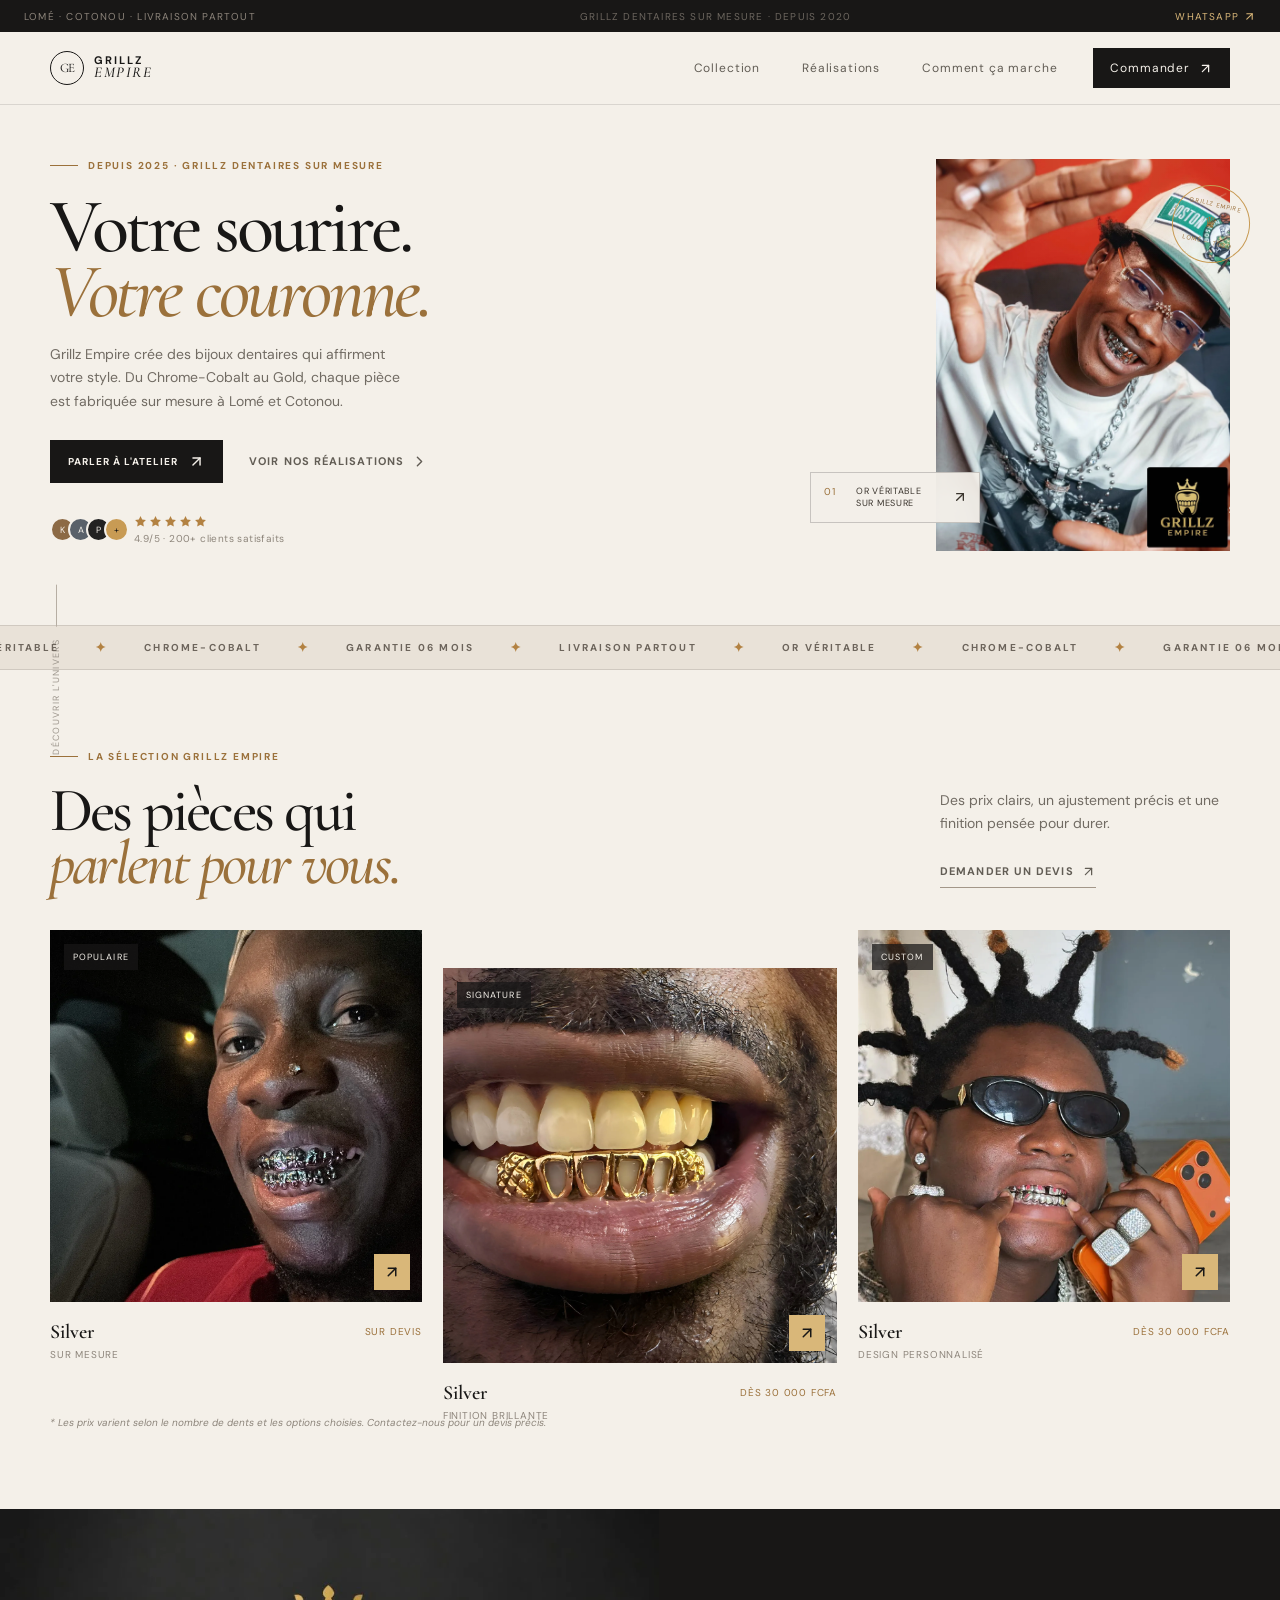
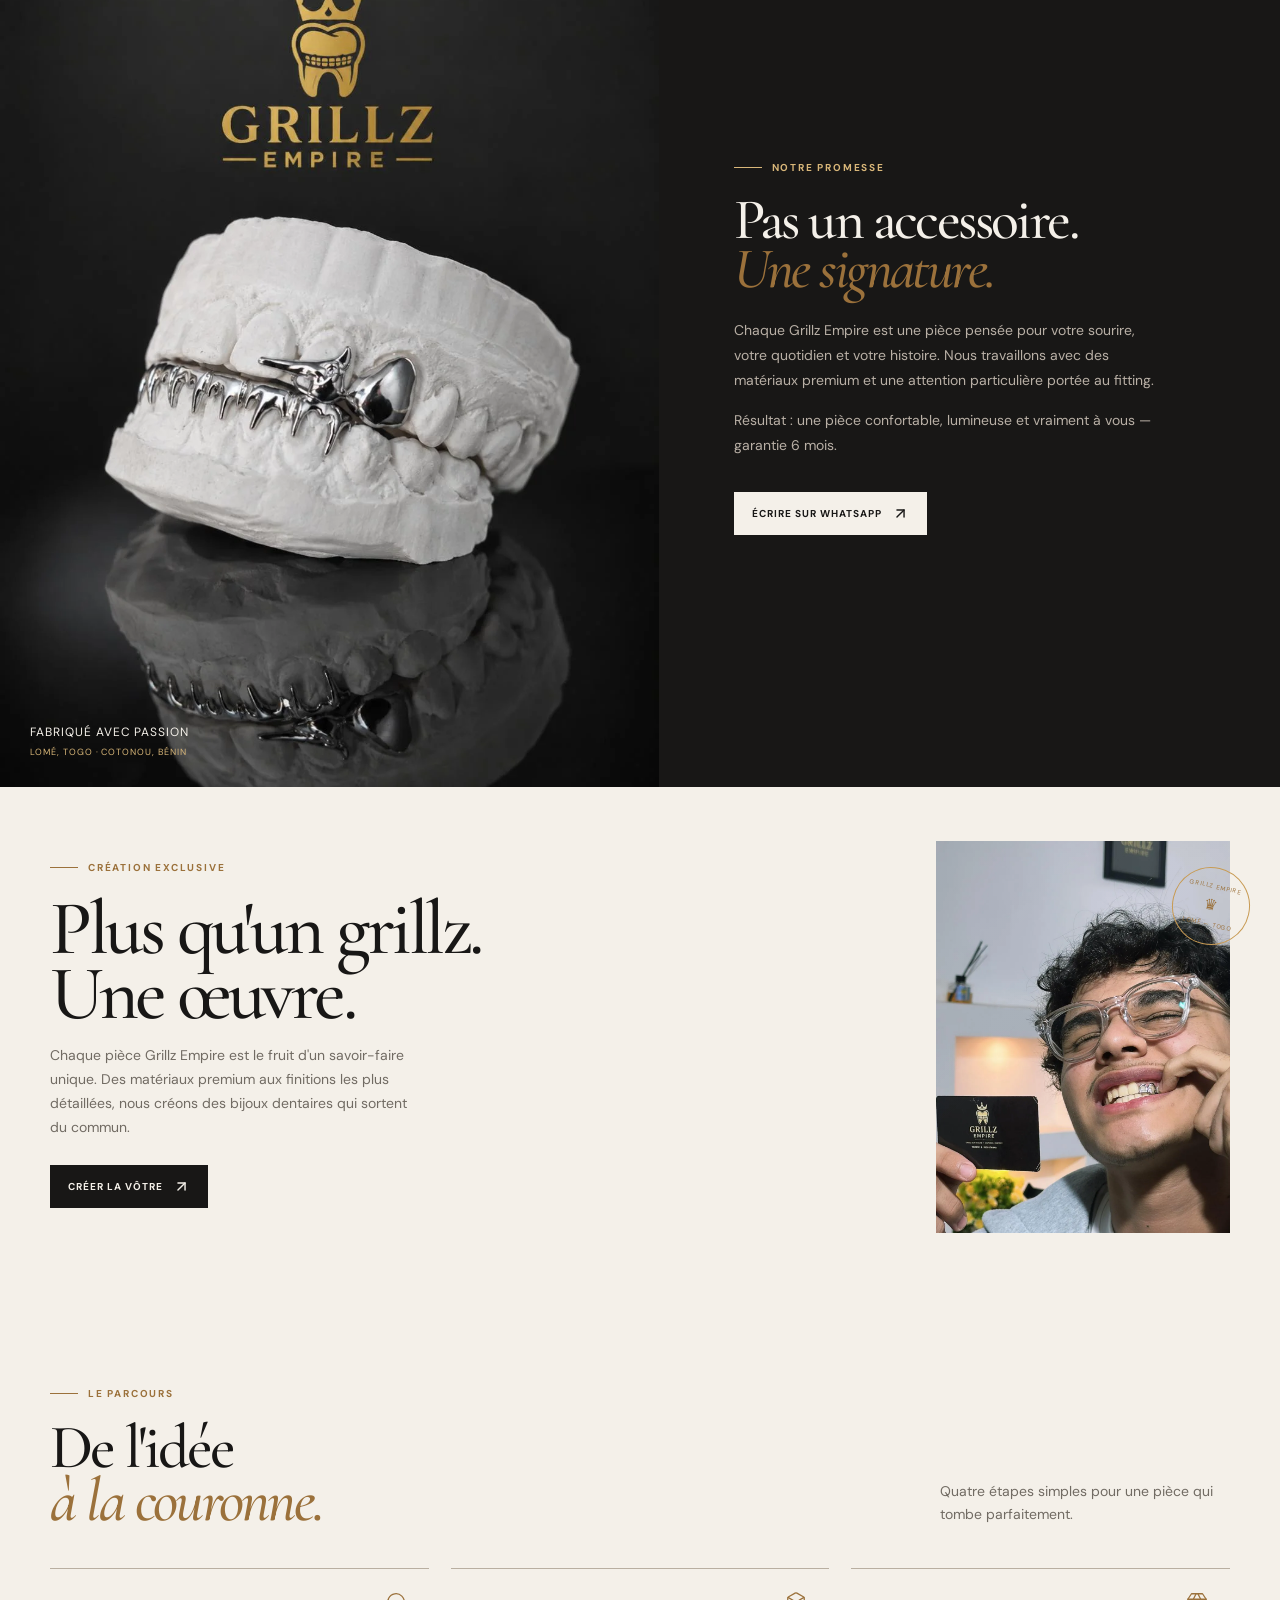
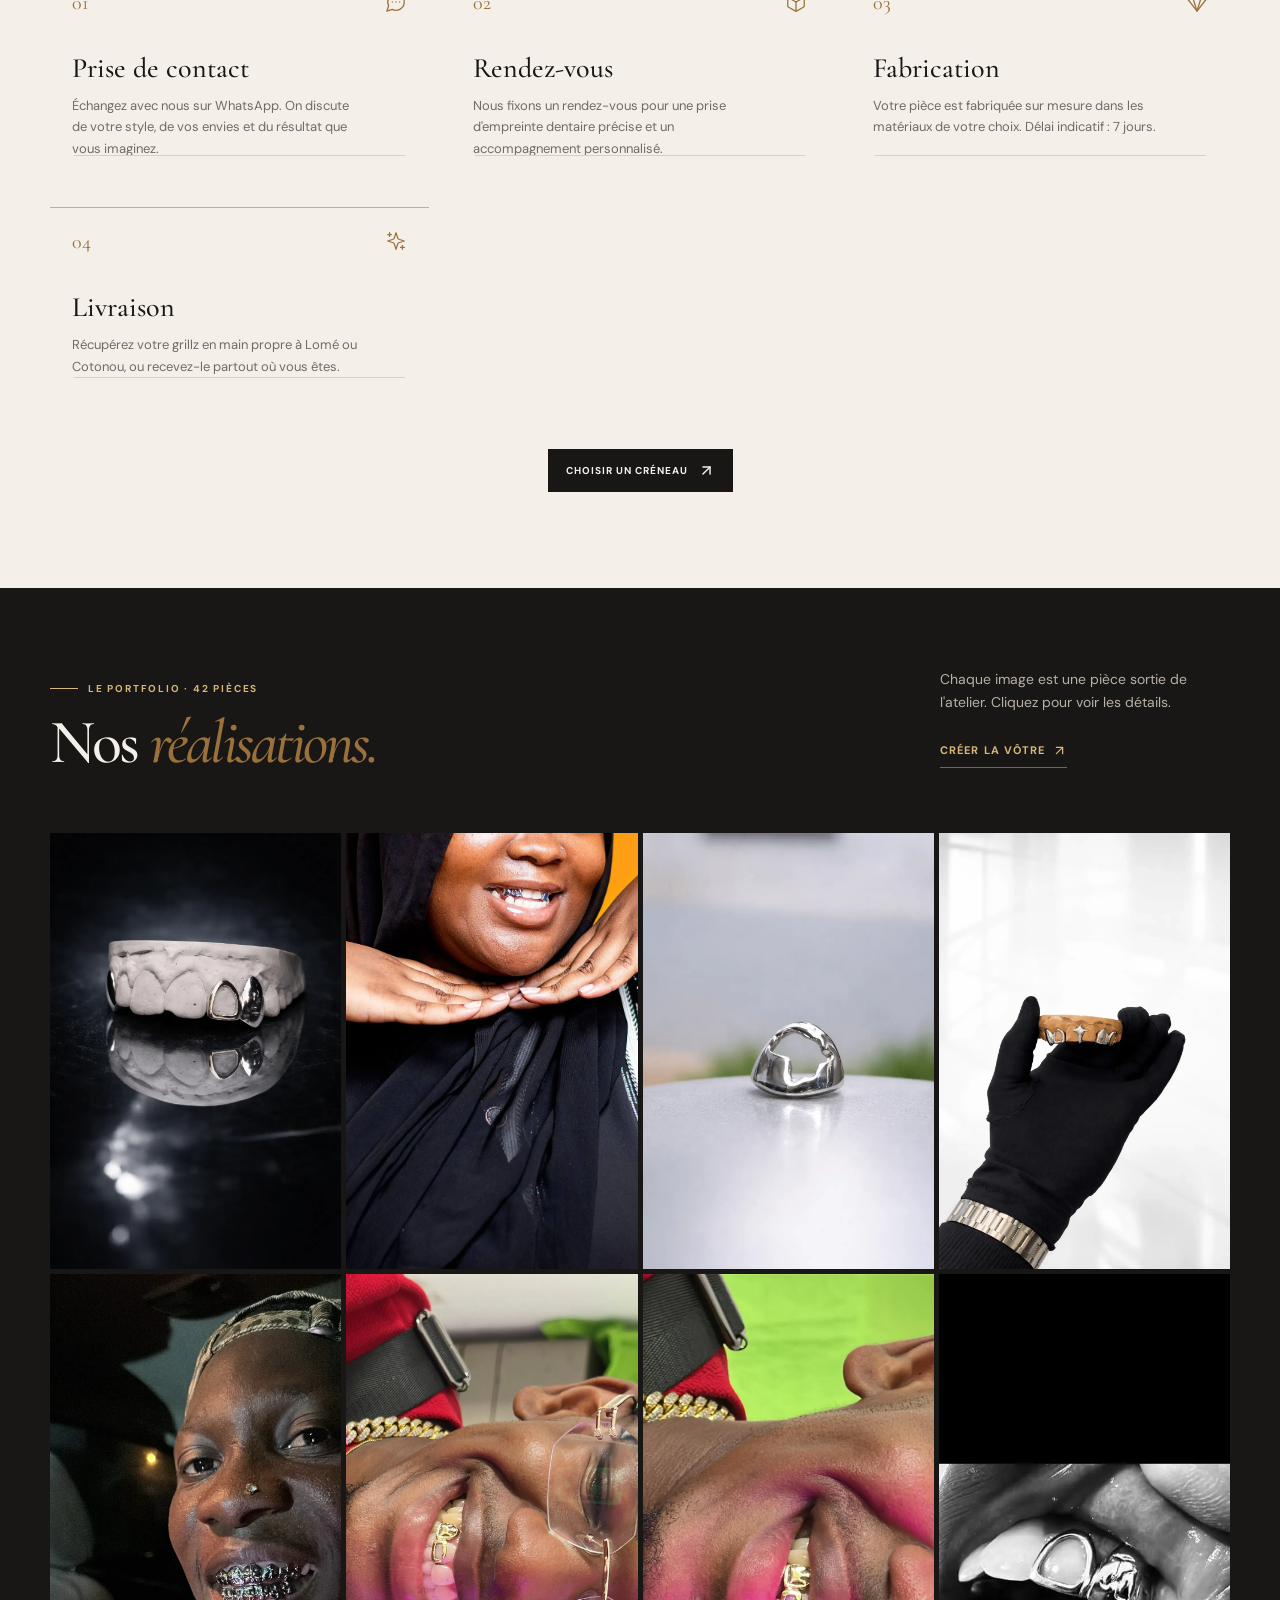
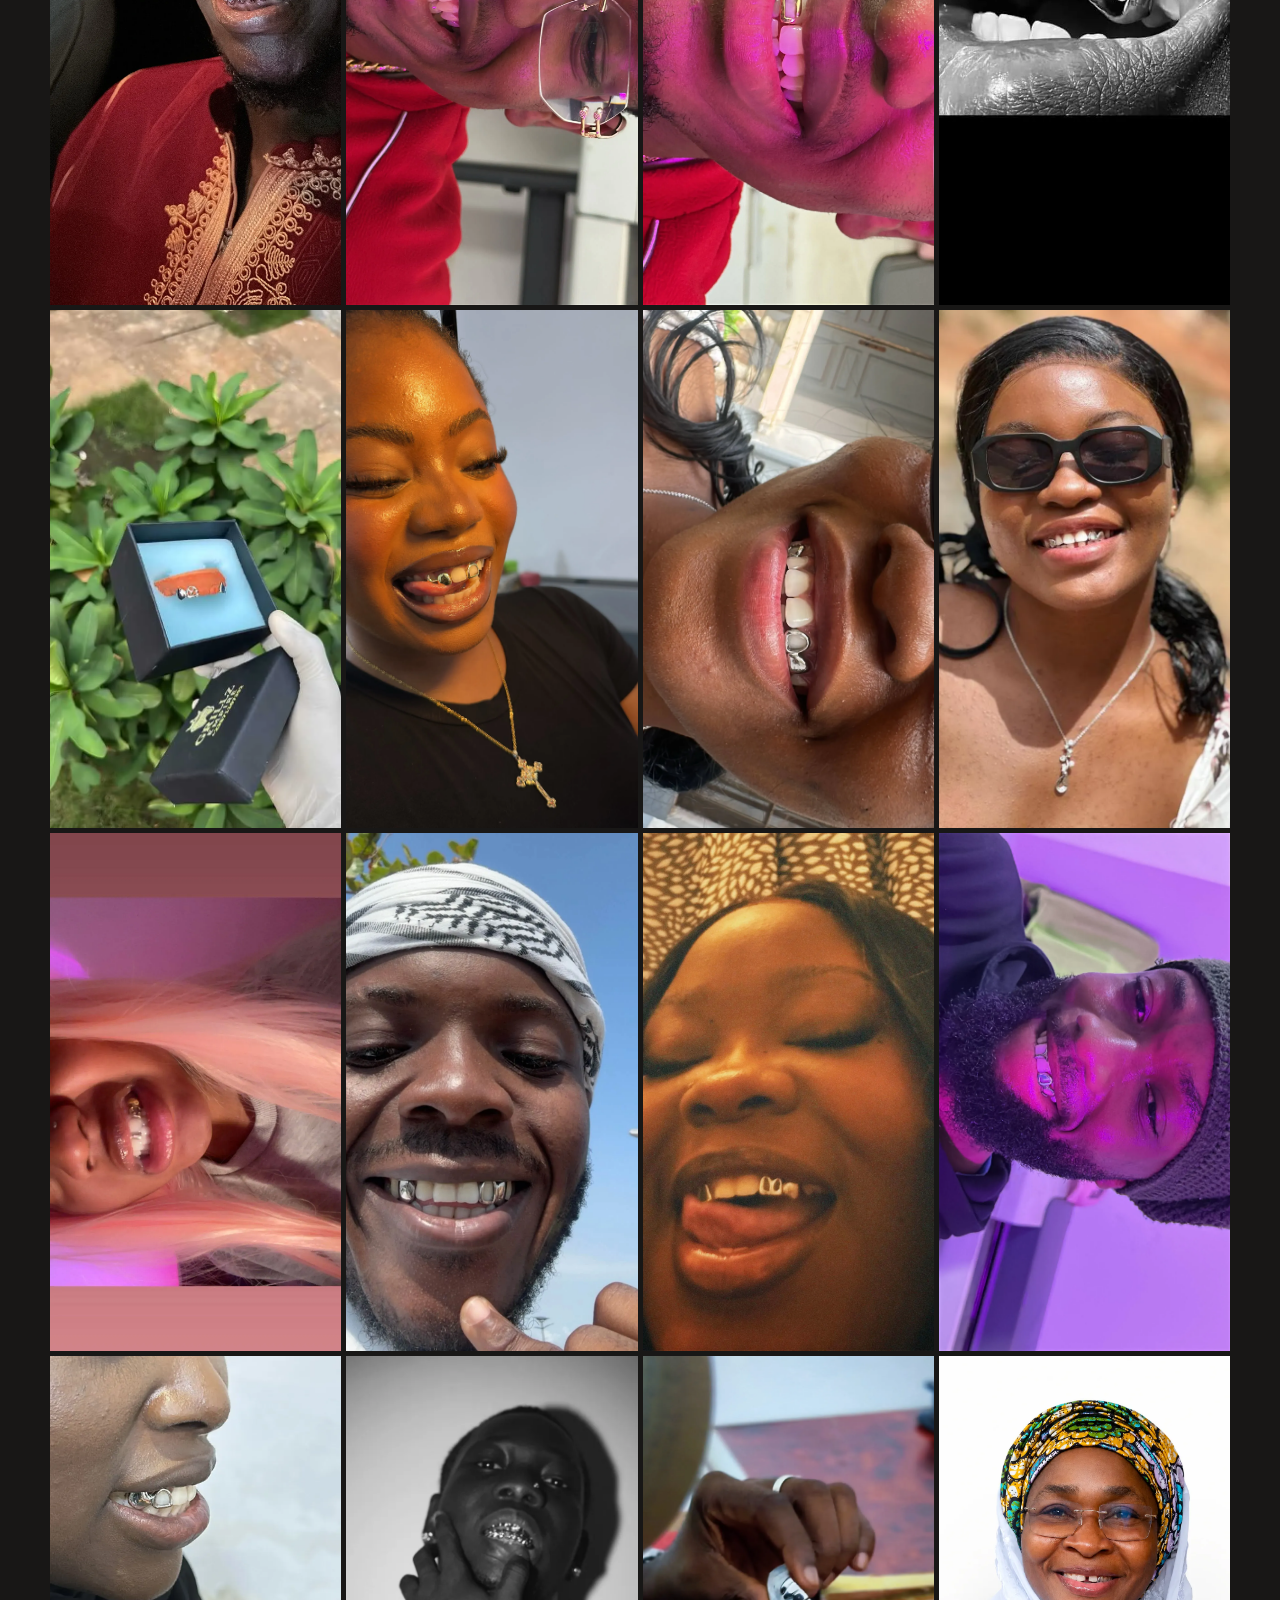
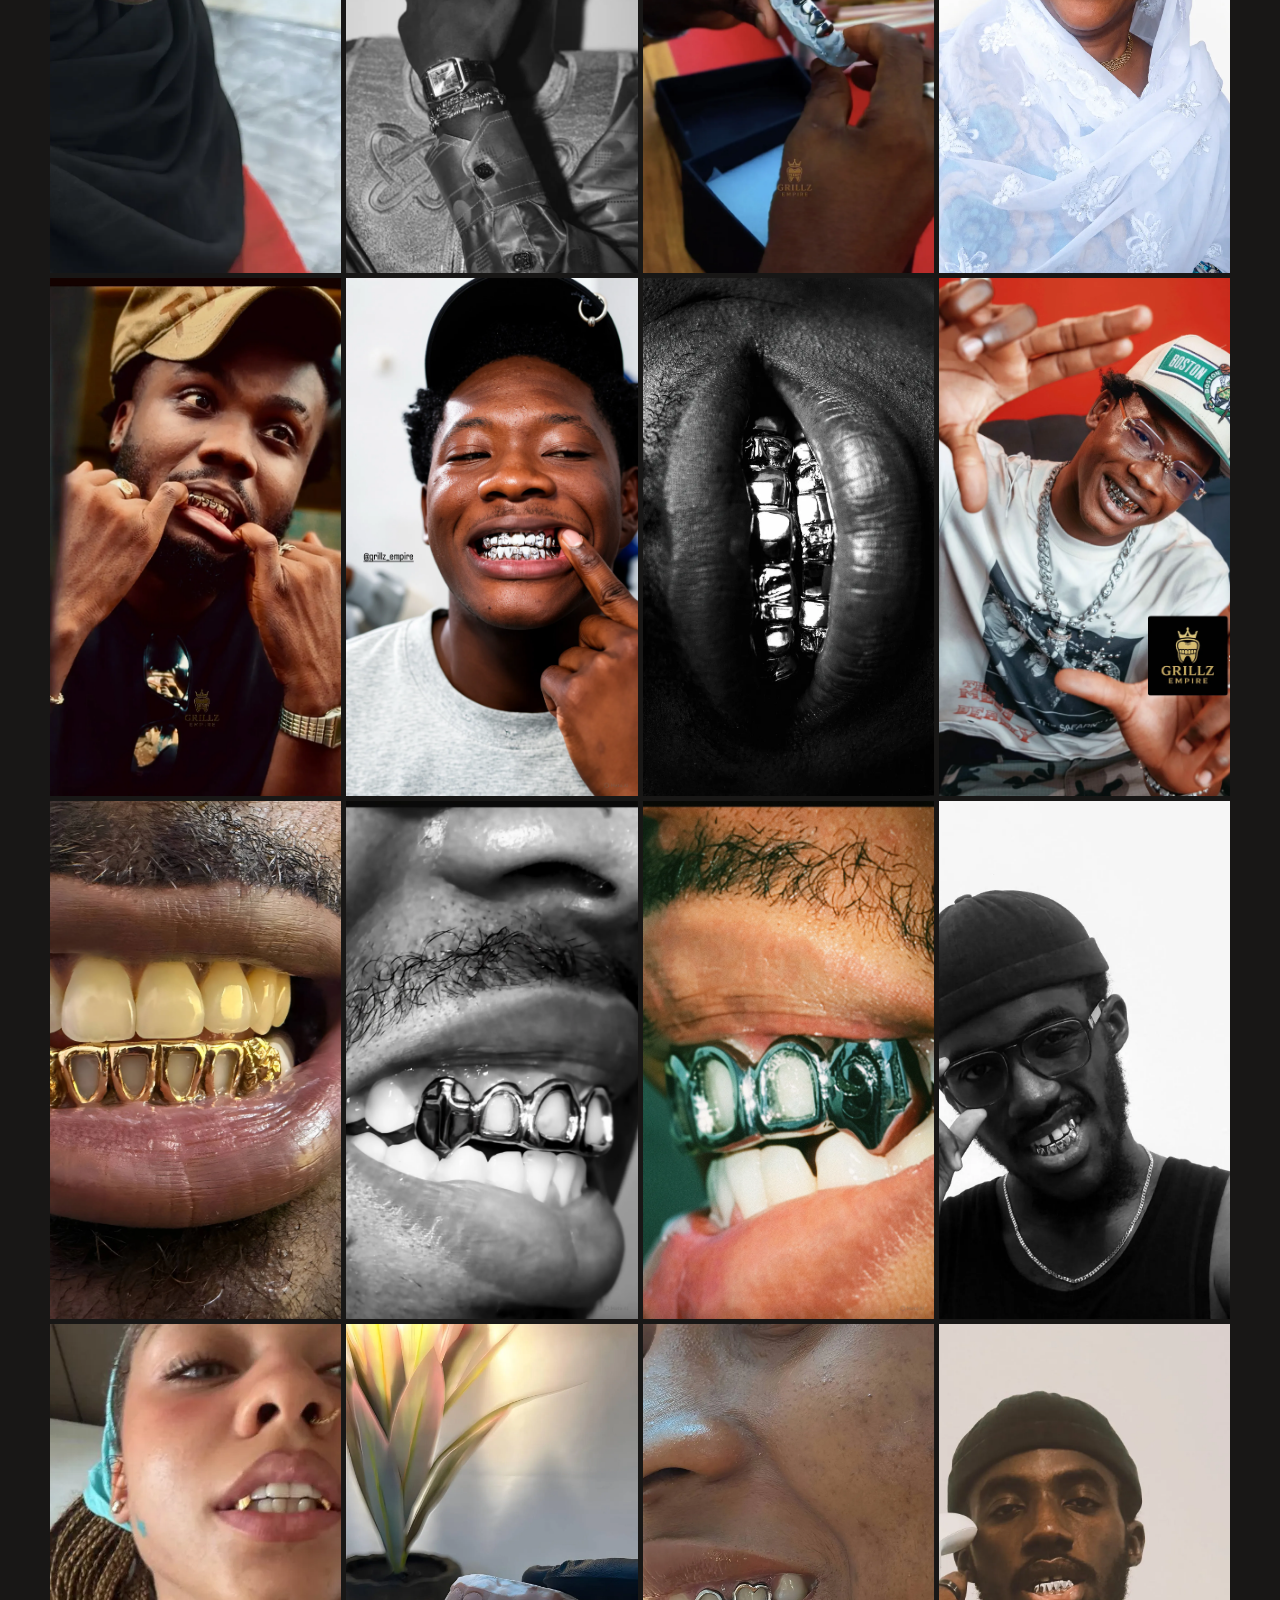
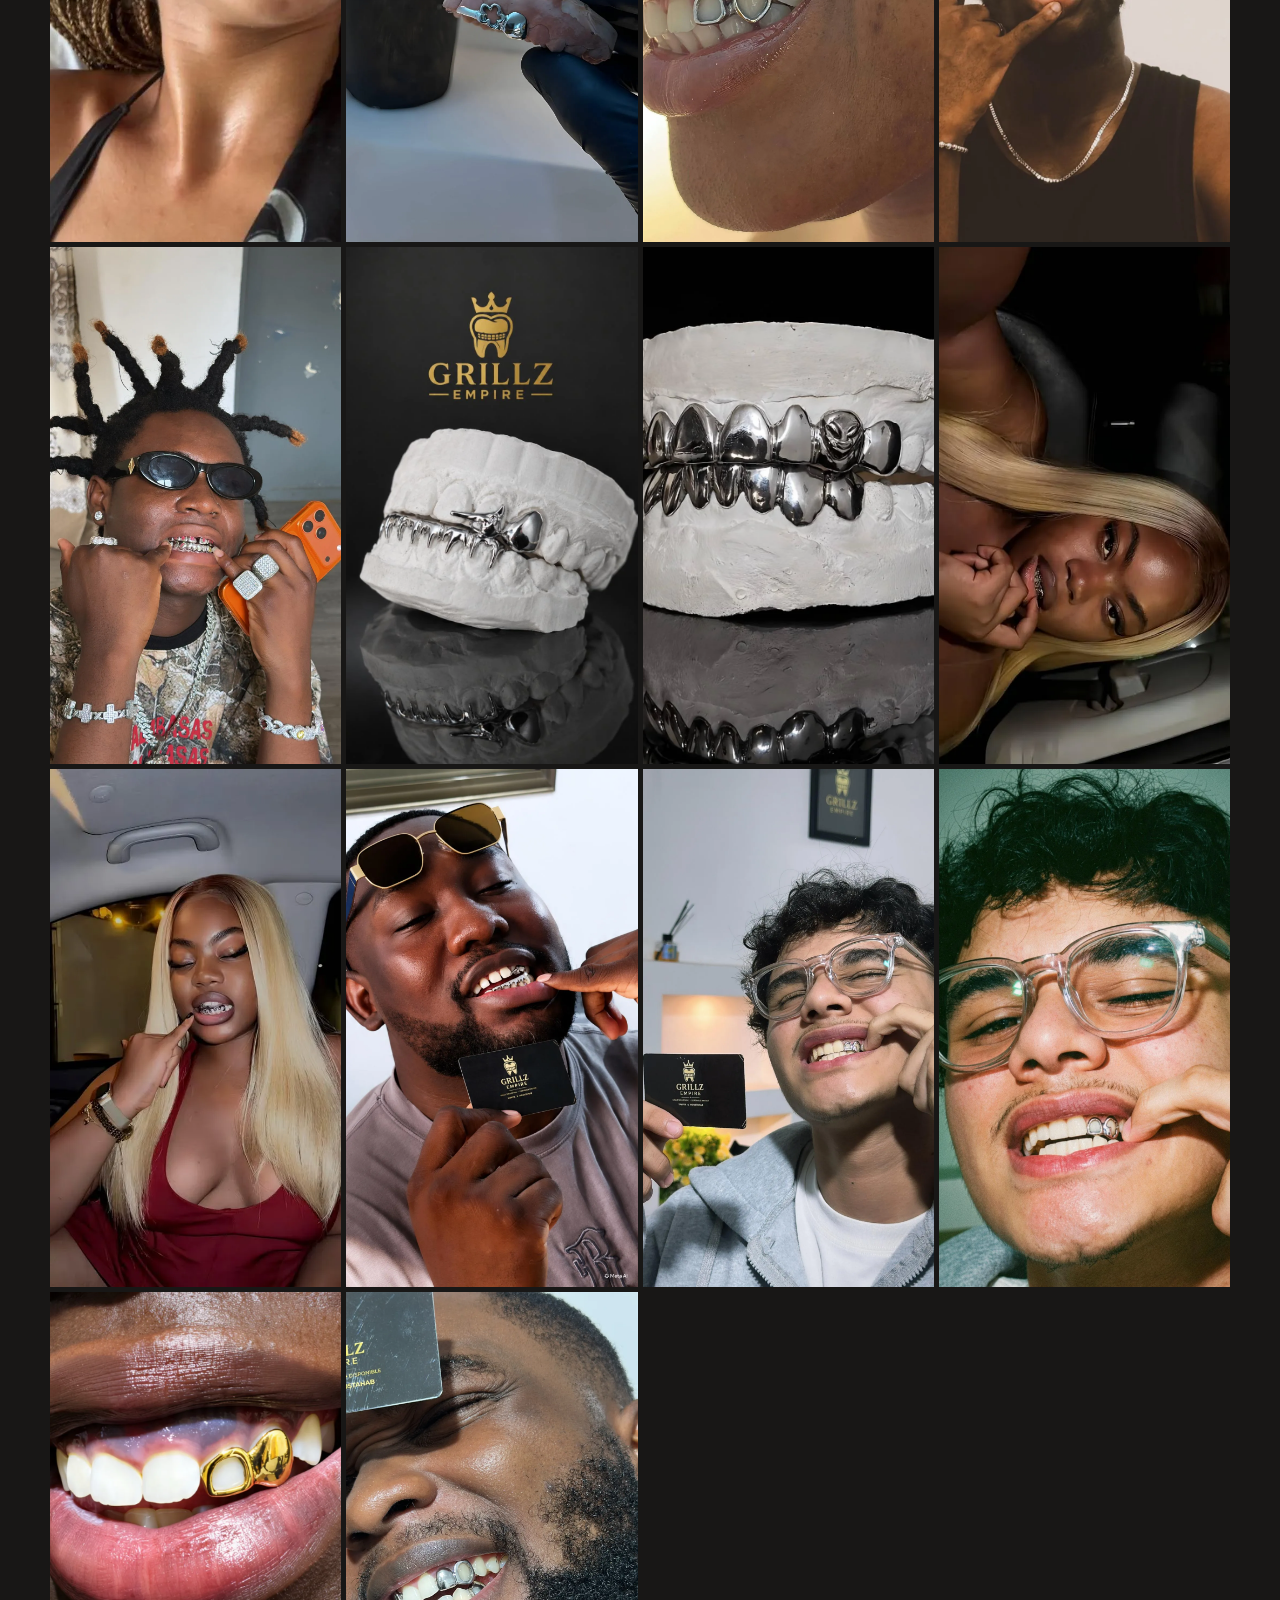
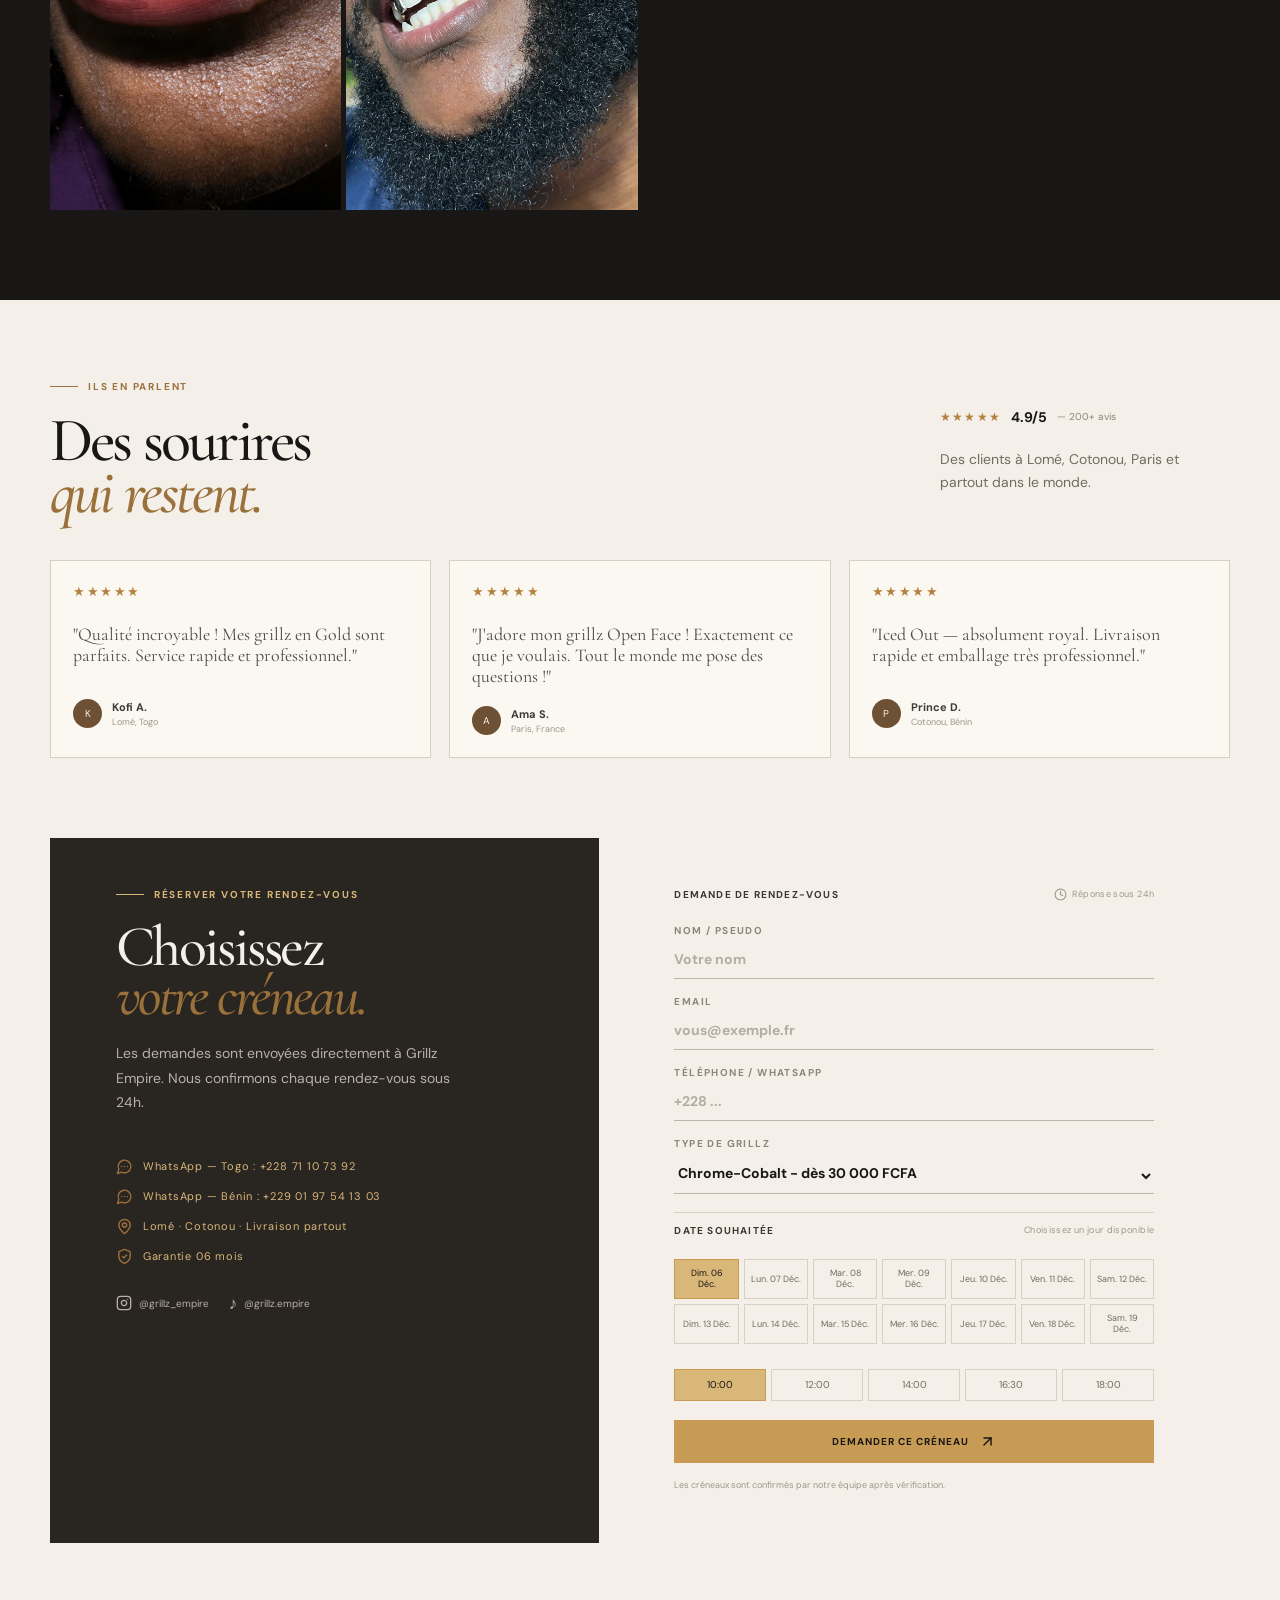
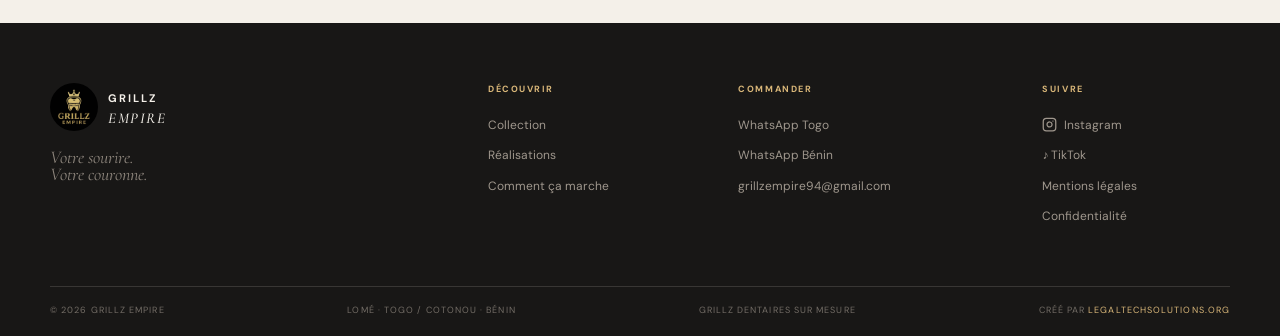
<file: index.html>
<!doctype html>
<html lang="fr">
  <head>
    <meta charset="UTF-8" />
    <meta name="viewport" content="width=device-width, initial-scale=1.0" />
    <meta name="description" content="Grillz Empire — grillz dentaires sur mesure en Chrome-Cobalt, Gold et Iced Out à Lomé, Togo et Cotonou, Bénin. Livraison partout." />
    <meta name="keywords" content="grillz, grillz sur mesure, grillz Togo, grillz Lomé, grillz Bénin, grillz Cotonou, grillz or, grillz chrome" />
    <meta name="author" content="Grillz Empire" />
    <meta property="og:title" content="Grillz Empire — Grillz dentaires sur mesure à Lomé et Cotonou" />
    <meta property="og:description" content="Grillz dentaires sur mesure en Chrome-Cobalt, Gold et Iced Out. À partir de 30 000 FCFA." />
    <meta property="og:type" content="website" />
    <meta property="og:image" content="https://grillzempire.com/Nos-realisation/grillz-logo/logo.webp" />
    <meta property="og:url" content="https://grillzempire.com/" />
    <link rel="canonical" href="https://grillzempire.com/" />
    <link rel="icon" type="image/webp" href="Nos-realisation/grillz-logo/logo.webp" />
    <link rel="stylesheet" href="https://cdnjs.cloudflare.com/ajax/libs/font-awesome/6.5.0/css/all.min.css">
    <meta name="google-site-verification" content="OyPe_VDb3-Lu2IEJ_CyMFKRpGT6mOoGhkqpga_eH4Nk" />
    <title>Grillz Empire — Grillz dentaires sur mesure</title>
    <link rel="stylesheet" href="css/style.css" />
    <script type="application/ld+json">
    {
      "@context": "https://schema.org",
      "@type": "JewelryStore",
      "name": "Grillz Empire",
      "description": "Grillz dentaires sur mesure en Chrome-Cobalt, Gold et Iced Out à Lomé, Togo et Cotonou, Bénin.",
      "url": "https://grillzempire.com",
      "logo": "https://grillzempire.com/Nos-realisation/grillz-logo/logo.webp",
      "image": "https://grillzempire.com/Nos-realisation/grillz-24.webp",
      "telephone": "+22871107392",
      "priceRange": "$$",
      "address": [
        {
          "@type": "PostalAddress",
          "addressLocality": "Lomé",
          "addressCountry": "TG"
        },
        {
          "@type": "PostalAddress",
          "addressLocality": "Cotonou",
          "addressCountry": "BJ"
        }
      ],
      "areaServed": ["TG", "BJ"],
      "aggregateRating": {
        "@type": "AggregateRating",
        "ratingValue": "4.9",
        "reviewCount": "200"
      },
      "openingHours": "Mo-Sa 09:00-18:00"
    }
    </script>
  </head>
  <body>
    <div class="site-shell">
      <div class="topline">
        <span>Lomé · Cotonou · Livraison partout</span>
        <span class="topline-center">Grillz dentaires sur mesure · Depuis 2020</span>
        <a href="https://wa.me/22871107392?text=Bonjour%20Grillz%20Empire%2C%20je%20voudrais%20commander%20une%20grillz." target="_blank" rel="noreferrer">WhatsApp <svg xmlns="http://www.w3.org/2000/svg" width="13" height="13" viewBox="0 0 24 24" fill="none" stroke="currentColor" stroke-width="2" stroke-linecap="round" stroke-linejoin="round"><path d="M7 17L17 7"/><path d="M7 7h10v10"/></svg></a>
      </div>

      <header class="nav-wrap">
        <nav class="nav container" aria-label="Navigation principale">
          <button class="wordmark" data-scroll="top" aria-label="Retour en haut">
            <span class="wordmark-mark">GE</span>
            <span class="wordmark-text">GRILLZ<br /><em>EMPIRE</em></span>
          </button>
          <div class="nav-links">
            <button data-scroll="collection">Collection</button>
            <button data-scroll="realisations">Réalisations</button>
            <button data-scroll="process">Comment ça marche</button>
            <button data-scroll="contact" class="nav-cta">Commander <svg xmlns="http://www.w3.org/2000/svg" width="15" height="15" viewBox="0 0 24 24" fill="none" stroke="currentColor" stroke-width="2" stroke-linecap="round" stroke-linejoin="round"><path d="M7 17L17 7"/><path d="M7 7h10v10"/></svg></button>
          </div>
          <button id="menu-toggle" class="menu-toggle" aria-label="Ouvrir le menu">
            <svg xmlns="http://www.w3.org/2000/svg" width="22" height="22" viewBox="0 0 24 24" fill="none" stroke="currentColor" stroke-width="2" stroke-linecap="round" stroke-linejoin="round"><line x1="4" x2="20" y1="12" y2="12"/><line x1="4" x2="20" y1="6" y2="6"/><line x1="4" x2="20" y1="18" y2="18"/></svg>
          </button>
        </nav>
      </header>

      <main id="top">
        <section class="hero container">
          <div class="hero-copy">
            <p class="eyebrow"><span class="eyebrow-line"></span> Depuis 2025 · Grillz dentaires sur mesure</p>
            <h1>Votre sourire.<br /><span>Votre couronne.</span></h1>
            <p class="hero-intro">Grillz Empire crée des bijoux dentaires qui affirment votre style. Du Chrome-Cobalt au Gold, chaque pièce est fabriquée sur mesure à Lomé et Cotonou.</p>
            <div class="hero-actions">
              <a class="button button-dark" href="https://wa.me/22871107392?text=Bonjour%20Grillz%20Empire%2C%20je%20voudrais%20commander%20une%20grillz." target="_blank" rel="noreferrer">Parler à l'atelier <svg xmlns="http://www.w3.org/2000/svg" width="17" height="17" viewBox="0 0 24 24" fill="none" stroke="currentColor" stroke-width="2" stroke-linecap="round" stroke-linejoin="round"><path d="M7 17L17 7"/><path d="M7 7h10v10"/></svg></a>
              <button class="text-button" data-scroll="realisations">Voir nos réalisations <svg xmlns="http://www.w3.org/2000/svg" width="17" height="17" viewBox="0 0 24 24" fill="none" stroke="currentColor" stroke-width="2" stroke-linecap="round" stroke-linejoin="round"><path d="m9 18 6-6-6-6"/></svg></button>
            </div>
            <div class="hero-proof">
              <div class="avatar-stack"><span>K</span><span>A</span><span>P</span><span>+</span></div>
              <div>
                <div class="stars">
                  <svg xmlns="http://www.w3.org/2000/svg" width="13" height="13" viewBox="0 0 24 24" fill="currentColor" stroke="currentColor" stroke-width="0"><polygon points="12 2 15.09 8.26 22 9.27 17 14.14 18.18 21.02 12 17.77 5.82 21.02 7 14.14 2 9.27 8.91 8.26 12 2"/></svg>
                  <svg xmlns="http://www.w3.org/2000/svg" width="13" height="13" viewBox="0 0 24 24" fill="currentColor" stroke="currentColor" stroke-width="0"><polygon points="12 2 15.09 8.26 22 9.27 17 14.14 18.18 21.02 12 17.77 5.82 21.02 7 14.14 2 9.27 8.91 8.26 12 2"/></svg>
                  <svg xmlns="http://www.w3.org/2000/svg" width="13" height="13" viewBox="0 0 24 24" fill="currentColor" stroke="currentColor" stroke-width="0"><polygon points="12 2 15.09 8.26 22 9.27 17 14.14 18.18 21.02 12 17.77 5.82 21.02 7 14.14 2 9.27 8.91 8.26 12 2"/></svg>
                  <svg xmlns="http://www.w3.org/2000/svg" width="13" height="13" viewBox="0 0 24 24" fill="currentColor" stroke="currentColor" stroke-width="0"><polygon points="12 2 15.09 8.26 22 9.27 17 14.14 18.18 21.02 12 17.77 5.82 21.02 7 14.14 2 9.27 8.91 8.26 12 2"/></svg>
                  <svg xmlns="http://www.w3.org/2000/svg" width="13" height="13" viewBox="0 0 24 24" fill="currentColor" stroke="currentColor" stroke-width="0"><polygon points="12 2 15.09 8.26 22 9.27 17 14.14 18.18 21.02 12 17.77 5.82 21.02 7 14.14 2 9.27 8.91 8.26 12 2"/></svg>
                </div>
                <p>4.9/5 · 200+ clients satisfaits</p>
              </div>
            </div>
          </div>
          <div class="hero-visual">
            <div class="hero-image-frame">
              <img src="Nos-realisation/grillz-24.webp" alt="Grillz Empire en or porté" />
            </div>
            <div class="hero-note">
              <span class="note-number">01</span>
              <span>Or véritable<br />sur mesure</span>
              <svg xmlns="http://www.w3.org/2000/svg" width="16" height="16" viewBox="0 0 24 24" fill="none" stroke="currentColor" stroke-width="2" stroke-linecap="round" stroke-linejoin="round"><path d="M7 17L17 7"/><path d="M7 7h10v10"/></svg>
            </div>
            <div class="hero-stamp">
              <span>GRILLZ EMPIRE</span>
              <strong>♛</strong>
              <span>LOMÉ — TOGO</span>
            </div>
          </div>
          <div class="hero-scroll">
            <span>Découvrir l'univers</span>
            <span class="scroll-line"></span>
          </div>
        </section>

        <section class="marquee">
          <div class="marquee-track">
            <span>OR VÉRITABLE</span><i>✦</i>
            <span>CHROME-COBALT</span><i>✦</i>
            <span>GARANTIE 06 MOIS</span><i>✦</i>
            <span>LIVRAISON PARTOUT</span><i>✦</i>
            <span>OR VÉRITABLE</span><i>✦</i>
            <span>CHROME-COBALT</span><i>✦</i>
            <span>GARANTIE 06 MOIS</span><i>✦</i>
            <span>LIVRAISON PARTOUT</span><i>✦</i>
            <span>OR VÉRITABLE</span><i>✦</i>
            <span>CHROME-COBALT</span><i>✦</i>
            <span>GARANTIE 06 MOIS</span><i>✦</i>
            <span>LIVRAISON PARTOUT</span><i>✦</i>
          </div>
        </section>

        <section class="collection section container" id="collection">
          <div class="section-heading">
            <div>
              <p class="eyebrow"><span class="eyebrow-line"></span> La sélection Grillz Empire</p>
              <h2>Des pièces qui<br /><em>parlent pour vous.</em></h2>
            </div>
            <div class="section-heading-side">
              <p>Des prix clairs, un ajustement précis et une finition pensée pour durer.</p>
              <button class="underlined-link" data-scroll="contact">Demander un devis <svg xmlns="http://www.w3.org/2000/svg" width="15" height="15" viewBox="0 0 24 24" fill="none" stroke="currentColor" stroke-width="2" stroke-linecap="round" stroke-linejoin="round"><path d="M7 17L17 7"/><path d="M7 7h10v10"/></svg></button>
            </div>
          </div>
          <div class="piece-grid">
            <article class="piece-card">
              <div class="piece-image">
                <img src="Nos-realisation/grillz-5.webp" alt="Gold Grillz Empire" />
                <span class="piece-tag">Populaire</span>
                <a class="piece-arrow" href="https://wa.me/22871107392?text=Bonjour%20Grillz%20Empire%2C%20je%20voudrais%20commander%20une%20grillz." target="_blank" rel="noreferrer" aria-label="Commander Gold">
                  <svg xmlns="http://www.w3.org/2000/svg" width="18" height="18" viewBox="0 0 24 24" fill="none" stroke="currentColor" stroke-width="2" stroke-linecap="round" stroke-linejoin="round"><path d="M7 17L17 7"/><path d="M7 7h10v10"/></svg>
                </a>
              </div>
              <div class="piece-meta">
                <div>
                  <h3>Silver</h3>
                  <p> Sur mesure</p>
                </div>
                <strong>Sur devis</strong>
              </div>
            </article>
            <article class="piece-card">
              <div class="piece-image">
                <img src="Nos-realisation/grillz-25.webp" alt="Silver Grillz Empire" />
                <span class="piece-tag">Signature</span>
                <a class="piece-arrow" href="https://wa.me/22871107392?text=Bonjour%20Grillz%20Empire%2C%20je%20voudrais%20commander%20une%20grillz." target="_blank" rel="noreferrer" aria-label="Commander Silver">
                  <svg xmlns="http://www.w3.org/2000/svg" width="18" height="18" viewBox="0 0 24 24" fill="none" stroke="currentColor" stroke-width="2" stroke-linecap="round" stroke-linejoin="round"><path d="M7 17L17 7"/><path d="M7 7h10v10"/></svg>
                </a>
              </div>
              <div class="piece-meta">
                <div>
                  <h3>Silver</h3>
                  <p> Finition brillante</p>
                </div>
                <strong>Dès 30 000 FCFA</strong>
              </div>
            </article>
            <article class="piece-card">
              <div class="piece-image">
                <img src="Nos-realisation/grillz-33.webp" alt="Silver Grillz Empire" />
                <span class="piece-tag">Custom</span>
                <a class="piece-arrow" href="https://wa.me/22871107392?text=Bonjour%20Grillz%20Empire%2C%20je%20voudrais%20commander%20une%20grillz." target="_blank" rel="noreferrer" aria-label="Commander Silver">
                  <svg xmlns="http://www.w3.org/2000/svg" width="18" height="18" viewBox="0 0 24 24" fill="none" stroke="currentColor" stroke-width="2" stroke-linecap="round" stroke-linejoin="round"><path d="M7 17L17 7"/><path d="M7 7h10v10"/></svg>
                </a>
              </div>
              <div class="piece-meta">
                <div>
                  <h3>Silver</h3>
                  <p>Design personnalisé</p>
                </div>
                <strong>Dès 30 000 FCFA</strong>
              </div>
            </article>
          </div>
          <p class="pricing-note" style="margin-top: 2rem;">* Les prix varient selon le nombre de dents et les options choisies. Contactez-nous pour un devis précis.</p>
        </section>

        <section class="manifesto section-dark" id="savoir-faire">
          <div class="manifesto-image">
            <img src="Nos-realisation/grillz-34.webp" alt="Fabrication artisanale d'un grillz" />
            <div class="image-caption">Fabriqué avec passion<br /><span>Lomé, Togo · Cotonou, Bénin</span></div>
          </div>
          <div class="manifesto-copy">
            <p class="eyebrow eyebrow-light"><span class="eyebrow-line"></span> Notre promesse</p>
            <h2>Pas un accessoire.<br /><em>Une signature.</em></h2>
            <p>Chaque Grillz Empire est une pièce pensée pour votre sourire, votre quotidien et votre histoire. Nous travaillons avec des matériaux premium et une attention particulière portée au fitting.</p>
            <p>Résultat : une pièce confortable, lumineuse et vraiment à vous — garantie 6 mois.</p>
            <a class="button button-light" href="https://wa.me/22871107392?text=Bonjour%20Grillz%20Empire%2C%20je%20voudrais%20commander%20une%20grillz." target="_blank" rel="noreferrer">Écrire sur WhatsApp <svg xmlns="http://www.w3.org/2000/svg" width="17" height="17" viewBox="0 0 24 24" fill="none" stroke="currentColor" stroke-width="2" stroke-linecap="round" stroke-linejoin="round"><path d="M7 17L17 7"/><path d="M7 7h10v10"/></svg></a>
          </div>
        </section>

        <section class="hero container" id="savoir-faire">
          <div class="hero-copy">
            <p class="eyebrow"><span class="eyebrow-line"></span> Création exclusive</p>
            <h2>Plus qu'un grillz.<br /><span>Une œuvre.</span></h2>
            <p class="hero-intro">Chaque pièce Grillz Empire est le fruit d'un savoir-faire unique. Des matériaux premium aux finitions les plus détaillées, nous créons des bijoux dentaires qui sortent du commun.</p>
            <div class="hero-actions">
              <a class="button button-dark" href="https://wa.me/22871107392?text=Bonjour%20Grillz%20Empire%2C%20je%20voudrais%20commander%20une%20grillz." target="_blank" rel="noreferrer">Créer la vôtre <svg xmlns="http://www.w3.org/2000/svg" width="17" height="17" viewBox="0 0 24 24" fill="none" stroke="currentColor" stroke-width="2" stroke-linecap="round" stroke-linejoin="round"><path d="M7 17L17 7"/><path d="M7 7h10v10"/></svg></a>
            </div>
          </div>
          <div class="hero-visual">
            <div class="hero-image-frame">
              <img src="Nos-realisation/grillz-40.webp" alt="Grillz Empire création exclusive" />
            </div>
            <div class="hero-stamp">
              <span>GRILLZ EMPIRE</span>
              <strong>♛</strong>
              <span>LOMÉ — TOGO</span>
            </div>
          </div>
        </section>

        <section class="process section container" id="process">
          <div class="section-heading">
            <div>
              <p class="eyebrow"><span class="eyebrow-line"></span> Le parcours</p>
              <h2>De l'idée<br /><em>à la couronne.</em></h2>
            </div>
            <p class="section-heading-side">Quatre étapes simples pour une pièce qui tombe parfaitement.</p>
          </div>
          <div class="step-grid">
            <article class="step-card">
              <div class="step-top">
                <span>01</span>
                <svg xmlns="http://www.w3.org/2000/svg" width="22" height="22" viewBox="0 0 24 24" fill="none" stroke="currentColor" stroke-width="1.4" stroke-linecap="round" stroke-linejoin="round"><path d="M7.9 20A9 9 0 1 0 4 16.1L2 22Z"/><path d="M8 12h.01"/><path d="M12 12h.01"/><path d="M16 12h.01"/></svg>
              </div>
              <h3>Prise de contact</h3>
              <p>Échangez avec nous sur WhatsApp. On discute de votre style, de vos envies et du résultat que vous imaginez.</p>
              <span class="step-rule"></span>
            </article>
            <article class="step-card">
              <div class="step-top">
                <span>02</span>
                <svg xmlns="http://www.w3.org/2000/svg" width="22" height="22" viewBox="0 0 24 24" fill="none" stroke="currentColor" stroke-width="1.4" stroke-linecap="round" stroke-linejoin="round"><path d="M21 16V8a2 2 0 0 0-1-1.73l-7-4a2 2 0 0 0-2 0l-7 4A2 2 0 0 0 3 8v8a2 2 0 0 0 1 1.73l7 4a2 2 0 0 0 2 0l7-4A2 2 0 0 0 21 16z"/><polyline points="3.27 6.96 12 12.01 20.73 6.96"/><line x1="12" y1="22.08" x2="12" y2="12"/></svg>
              </div>
              <h3>Rendez-vous</h3>
              <p>Nous fixons un rendez-vous pour une prise d'empreinte dentaire précise et un accompagnement personnalisé.</p>
              <span class="step-rule"></span>
            </article>
            <article class="step-card">
              <div class="step-top">
                <span>03</span>
                <svg xmlns="http://www.w3.org/2000/svg" width="22" height="22" viewBox="0 0 24 24" fill="none" stroke="currentColor" stroke-width="1.4" stroke-linecap="round" stroke-linejoin="round"><path d="M6 3h12l4 6-10 13L2 9Z"/><path d="M11 3 8 9l4 13 4-13-3-6"/><path d="M2 9h20"/></svg>
              </div>
              <h3>Fabrication</h3>
              <p>Votre pièce est fabriquée sur mesure dans les matériaux de votre choix. Délai indicatif : 7 jours.</p>
              <span class="step-rule"></span>
            </article>
            <article class="step-card">
              <div class="step-top">
                <span>04</span>
                <svg xmlns="http://www.w3.org/2000/svg" width="22" height="22" viewBox="0 0 24 24" fill="none" stroke="currentColor" stroke-width="1.4" stroke-linecap="round" stroke-linejoin="round"><path d="m12 3-1.912 5.813a2 2 0 0 1-1.275 1.275L3 12l5.813 1.912a2 2 0 0 1 1.275 1.275L12 21l1.912-5.813a2 2 0 0 1 1.275-1.275L21 12l-5.813-1.912a2 2 0 0 1-1.275-1.275L12 3Z"/><path d="M5 3v4"/><path d="M19 17v4"/><path d="M3 5h4"/><path d="M17 19h4"/></svg>
              </div>
              <h3>Livraison</h3>
              <p>Récupérez votre grillz en main propre à Lomé ou Cotonou, ou recevez-le partout où vous êtes.</p>
              <span class="step-rule"></span>
            </article>
          </div>
          <div class="process-cta">
            <button class="button button-dark" data-scroll="contact">Choisir un créneau <svg xmlns="http://www.w3.org/2000/svg" width="17" height="17" viewBox="0 0 24 24" fill="none" stroke="currentColor" stroke-width="2" stroke-linecap="round" stroke-linejoin="round"><path d="M7 17L17 7"/><path d="M7 7h10v10"/></svg></button>
          </div>
        </section>

        <section class="gallery-section section-dark" id="realisations">
          <div class="container">
            <div class="section-heading gallery-heading">
              <div>
                <p class="eyebrow eyebrow-light"><span class="eyebrow-line"></span> Le portfolio · 42 pièces</p>
                <h2>Nos <em>réalisations.</em></h2>
              </div>
              <div class="section-heading-side">
                <p>Chaque image est une pièce sortie de l'atelier. Cliquez pour voir les détails.</p>
                <button class="underlined-link underlined-link-light" data-scroll="contact">Créer la vôtre <svg xmlns="http://www.w3.org/2000/svg" width="15" height="15" viewBox="0 0 24 24" fill="none" stroke="currentColor" stroke-width="2" stroke-linecap="round" stroke-linejoin="round"><path d="M7 17L17 7"/><path d="M7 7h10v10"/></svg></button>
              </div>
            </div>
            <div class="gallery-tabs" id="gallery-tabs"></div>
            <div class="real-gallery" id="real-gallery"></div>
          </div>
        </section>

        <section class="reviews-section section container" id="avis">
          <div class="section-heading">
            <div>
              <p class="eyebrow"><span class="eyebrow-line"></span> Ils en parlent</p>
              <h2>Des sourires<br /><em>qui restent.</em></h2>
            </div>
            <div class="section-heading-side">
              <div class="review-score">
                <span class="stars">★★★★★</span>
                <strong>4.9/5</strong>
                <span>— 200+ avis</span>
              </div>
              <p>Des clients à Lomé, Cotonou, Paris et partout dans le monde.</p>
            </div>
          </div>
          <div class="review-grid">
            <article class="review-card-new">
              <div class="stars">★★★★★</div>
              <p>"Qualité incroyable ! Mes grillz en Gold sont parfaits. Service rapide et professionnel."</p>
              <div class="review-author"><span>K</span><div><strong>Kofi A.</strong><small>Lomé, Togo</small></div></div>
            </article>
            <article class="review-card-new">
              <div class="stars">★★★★★</div>
              <p>"J'adore mon grillz Open Face ! Exactement ce que je voulais. Tout le monde me pose des questions !"</p>
              <div class="review-author"><span>A</span><div><strong>Ama S.</strong><small>Paris, France</small></div></div>
            </article>
            <article class="review-card-new">
              <div class="stars">★★★★★</div>
              <p>"Iced Out — absolument royal. Livraison rapide et emballage très professionnel."</p>
              <div class="review-author"><span>P</span><div><strong>Prince D.</strong><small>Cotonou, Bénin</small></div></div>
            </article>
          </div>
        </section>

        <section class="booking section container" id="contact">
          <div class="booking-card">
            <div class="booking-info">
              <p class="eyebrow eyebrow-light"><span class="eyebrow-line"></span> Réserver votre rendez-vous</p>
              <h2>Choisissez<br /><em>votre créneau.</em></h2>
              <p>Les demandes sont envoyées directement à Grillz Empire. Nous confirmons chaque rendez-vous sous 24h.</p>
              <div class="contact-list">
                <a href="https://wa.me/22871107392?text=Bonjour%20Grillz%20Empire%2C%20je%20voudrais%20commander%20une%20grillz." target="_blank" rel="noreferrer">
                  <svg xmlns="http://www.w3.org/2000/svg" width="17" height="17" viewBox="0 0 24 24" fill="none" stroke="currentColor" stroke-width="2" stroke-linecap="round" stroke-linejoin="round"><path d="M7.9 20A9 9 0 1 0 4 16.1L2 22Z"/><path d="M8 12h.01"/><path d="M12 12h.01"/><path d="M16 12h.01"/></svg>
                  WhatsApp — Togo : +228 71 10 73 92
                </a>
                <a href="https://wa.me/2290197541303?text=Bonjour%20Grillz%20Empire%2C%20je%20voudrais%20commander%20une%20grillz." target="_blank" rel="noreferrer">
                  <svg xmlns="http://www.w3.org/2000/svg" width="17" height="17" viewBox="0 0 24 24" fill="none" stroke="currentColor" stroke-width="2" stroke-linecap="round" stroke-linejoin="round"><path d="M7.9 20A9 9 0 1 0 4 16.1L2 22Z"/><path d="M8 12h.01"/><path d="M12 12h.01"/><path d="M16 12h.01"/></svg>
                  WhatsApp — Bénin : +229 01 97 54 13 03
                </a>
                <span>
                  <svg xmlns="http://www.w3.org/2000/svg" width="17" height="17" viewBox="0 0 24 24" fill="none" stroke="currentColor" stroke-width="2" stroke-linecap="round" stroke-linejoin="round"><path d="M20 10c0 4.993-5.539 10.193-7.399 11.799a1 1 0 0 1-1.202 0C9.539 20.193 4 14.993 4 10a8 8 0 0 1 16 0"/><circle cx="12" cy="10" r="3"/></svg>
                  Lomé · Cotonou · Livraison partout
                </span>
                <span>
                  <svg xmlns="http://www.w3.org/2000/svg" width="17" height="17" viewBox="0 0 24 24" fill="none" stroke="currentColor" stroke-width="2" stroke-linecap="round" stroke-linejoin="round"><path d="M12 22s8-4 8-10V5l-8-3-8 3v7c0 6 8 10 8 10"/><path d="m9 12 2 2 4-4"/></svg>
                  Garantie 06 mois
                </span>
              </div>
              <div class="social-row">
                <a href="https://www.instagram.com/grillz_empire" target="_blank" rel="noreferrer">
                  <svg xmlns="http://www.w3.org/2000/svg" width="16" height="16" viewBox="0 0 24 24" fill="none" stroke="currentColor" stroke-width="2" stroke-linecap="round" stroke-linejoin="round"><rect width="20" height="20" x="2" y="2" rx="5" ry="5"/><path d="M16 11.37A4 4 0 1 1 12.63 8 4 4 0 0 1 16 11.37z"/><line x1="17.5" x2="17.51" y1="6.5" y2="6.5"/></svg>
                  @grillz_empire
                </a>
                <a href="https://www.tiktok.com/@grillz.empire" target="_blank" rel="noreferrer">
                  <span class="tiktok-mark">♪</span> @grillz.empire
                </a>
              </div>
            </div>
            <div class="booking-form-wrap" id="booking-form-area">
              <form id="booking-form">
                <div class="booking-form-title">
                  <span>Demande de rendez-vous</span>
                  <small><svg xmlns="http://www.w3.org/2000/svg" width="13" height="13" viewBox="0 0 24 24" fill="none" stroke="currentColor" stroke-width="2" stroke-linecap="round" stroke-linejoin="round"><circle cx="12" cy="12" r="10"/><polyline points="12 6 12 12 16 14"/></svg> Réponse sous 24h</small>
                </div>
                <label>Nom / pseudo<input required name="name" placeholder="Votre nom" /></label>
                <label>Email<input required type="email" name="email" placeholder="vous@exemple.fr" /></label>
                <label>Téléphone / WhatsApp<input required name="phone" placeholder="+228 ..." /></label>
                <label>Type de grillz
                  <select name="type" required>
                    <option value="" disabled>Choisir une finition</option>
                    <option>Chrome-Cobalt - dès 30 000 FCFA</option>
                    <option>Gold - dès 35 000 FCFA</option>
                    <option>Iced Out - sur devis</option>
                    <option>Custom - parlons-en</option>
                  </select>
                </label>
                <div class="booking-form-title calendar-title">
                  <span>Date souhaitée</span>
                  <small>Choisissez un jour disponible</small>
                </div>
                <div class="date-grid" id="date-grid"></div>
                <div class="slot-grid" id="slot-grid"></div>
                <input type="hidden" name="rendez_vous_date" id="hidden-date" />
                <input type="hidden" name="rendez_vous_creneau" id="hidden-slot" />
                <button class="button button-gold" type="submit">Demander ce créneau <svg xmlns="http://www.w3.org/2000/svg" width="17" height="17" viewBox="0 0 24 24" fill="none" stroke="currentColor" stroke-width="2" stroke-linecap="round" stroke-linejoin="round"><path d="M7 17L17 7"/><path d="M7 7h10v10"/></svg></button>
                <p class="form-error" id="form-error" style="display:none;">L'envoi n'a pas abouti. Écrivez-nous directement sur WhatsApp.</p>
                <small>Les créneaux sont confirmés par notre équipe après vérification.</small>
              </form>
            </div>
          </div>
        </section>
      </main>

      <footer class="footer">
        <div class="container footer-grid">
          <div>
            <div class="footer-brand">
              <img src="Nos-realisation/grillz-logo/logo.webp" alt="Logo Grillz Empire" />
              <div>
                <span class="wordmark-text">GRILLZ<br /><em>EMPIRE</em></span>
              </div>
            </div>
            <p class="footer-baseline">Votre sourire.<br />Votre couronne.</p>
          </div>
          <div class="footer-col">
            <p class="footer-label">Découvrir</p>
            <button data-scroll="collection">Collection</button>
            <button data-scroll="realisations">Réalisations</button>
            <button data-scroll="process">Comment ça marche</button>
          </div>
          <div class="footer-col">
            <p class="footer-label">Commander</p>
            <a href="https://wa.me/22871107392?text=Bonjour%20Grillz%20Empire%2C%20je%20voudrais%20commander%20une%20grillz." target="_blank" rel="noreferrer">WhatsApp Togo</a>
            <a href="https://wa.me/2290197541303?text=Bonjour%20Grillz%20Empire%2C%20je%20voudrais%20commander%20une%20grillz." target="_blank" rel="noreferrer">WhatsApp Bénin</a>
            <a href="mailto:grillzempire94@gmail.com">grillzempire94@gmail.com</a>
          </div>
          <div class="footer-col">
            <p class="footer-label">Suivre</p>
            <a href="https://www.instagram.com/grillz_empire" target="_blank" rel="noreferrer">
              <svg xmlns="http://www.w3.org/2000/svg" width="15" height="15" viewBox="0 0 24 24" fill="none" stroke="currentColor" stroke-width="2" stroke-linecap="round" stroke-linejoin="round"><rect width="20" height="20" x="2" y="2" rx="5" ry="5"/><path d="M16 11.37A4 4 0 1 1 12.63 8 4 4 0 0 1 16 11.37z"/><line x1="17.5" x2="17.51" y1="6.5" y2="6.5"/></svg>
              Instagram
            </a>
            <a href="https://www.tiktok.com/@grillz.empire" target="_blank" rel="noreferrer">♪ TikTok</a>
            <a href="legal.html">Mentions légales</a>
            <a href="confidentialite.html">Confidentialité</a>
          </div>
        </div>
        <div class="container footer-bottom">
          <span>© 2026 Grillz Empire</span>
          <span>Lomé · Togo / Cotonou · Bénin</span>
          <span>Grillz dentaires sur mesure</span>
          <span>Créé par <a href="https://legaltechsolutions.org" target="_blank" rel="noreferrer" style="color:#d9b779;text-decoration:none;">legaltechsolutions.org</a></span>
        </div>
      </footer>
    </div>

    <script src="js/app.js"></script>
  </body>
</html>
</file>
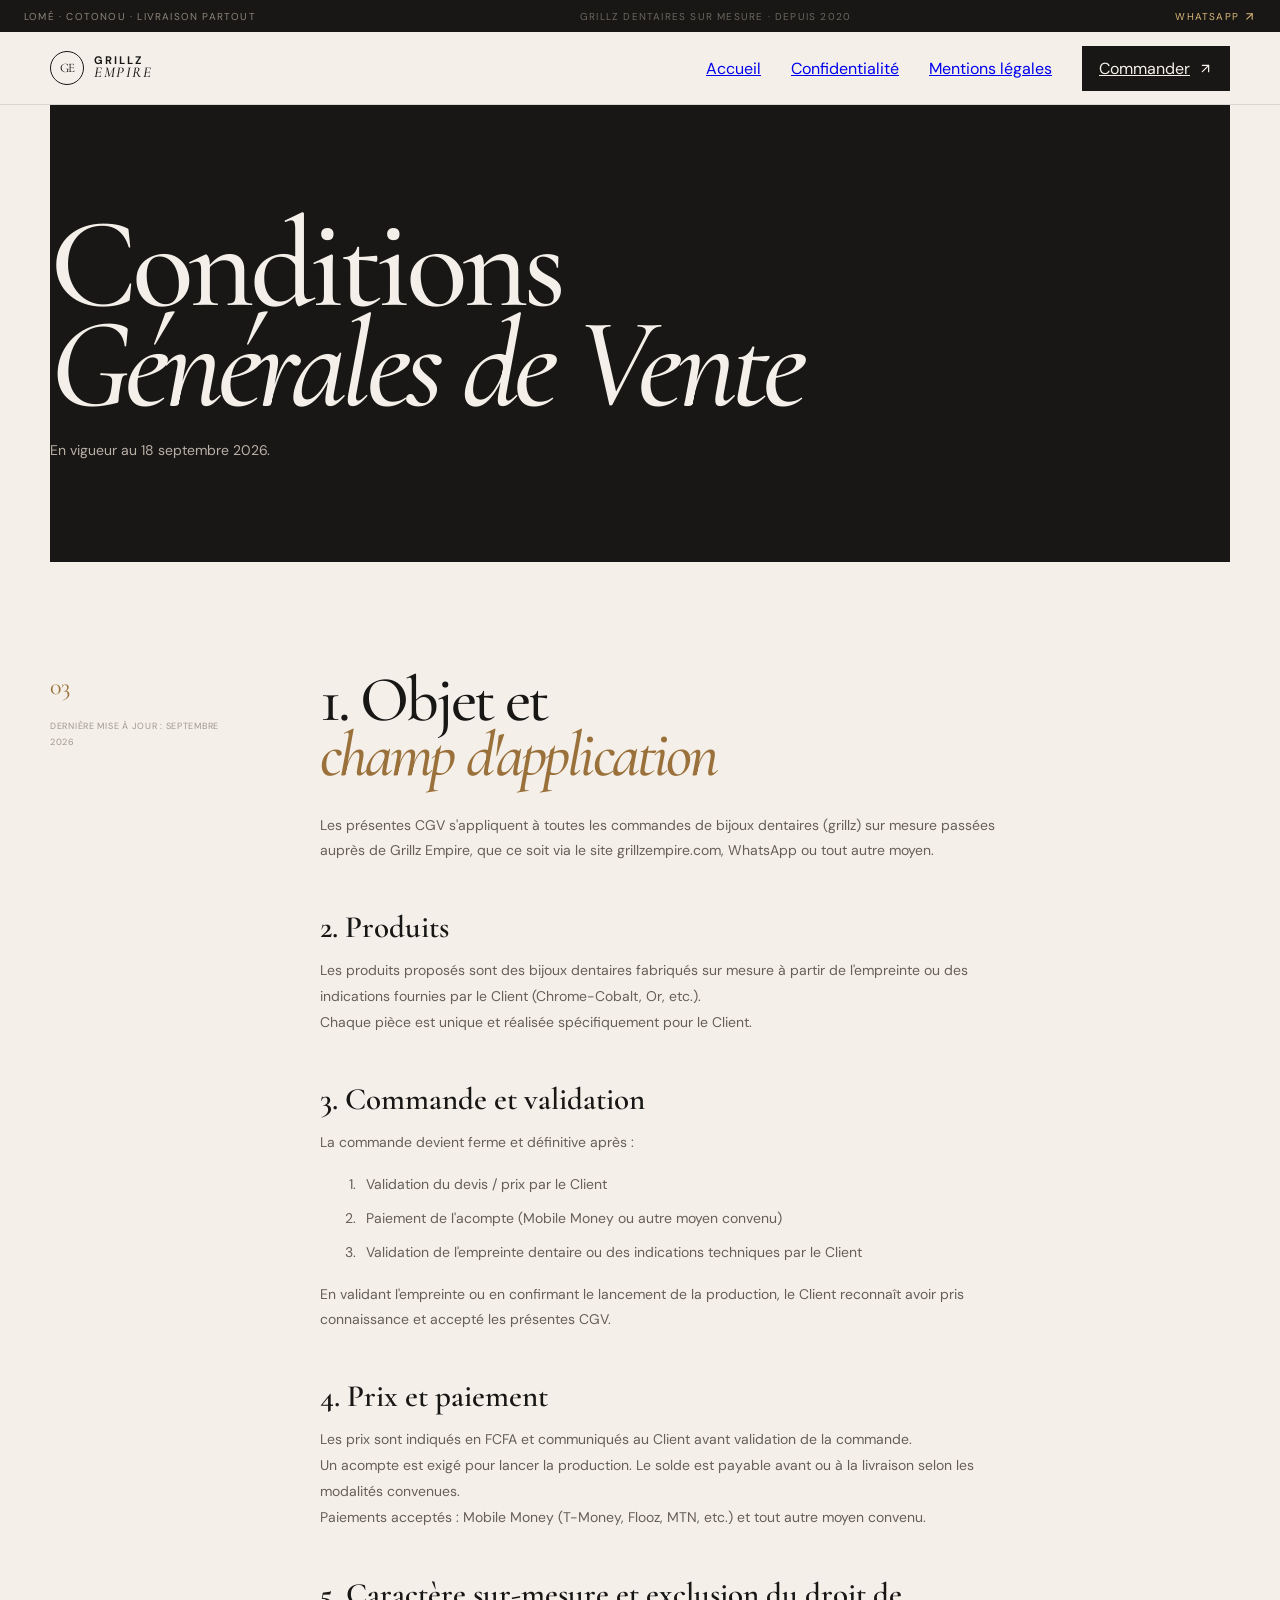
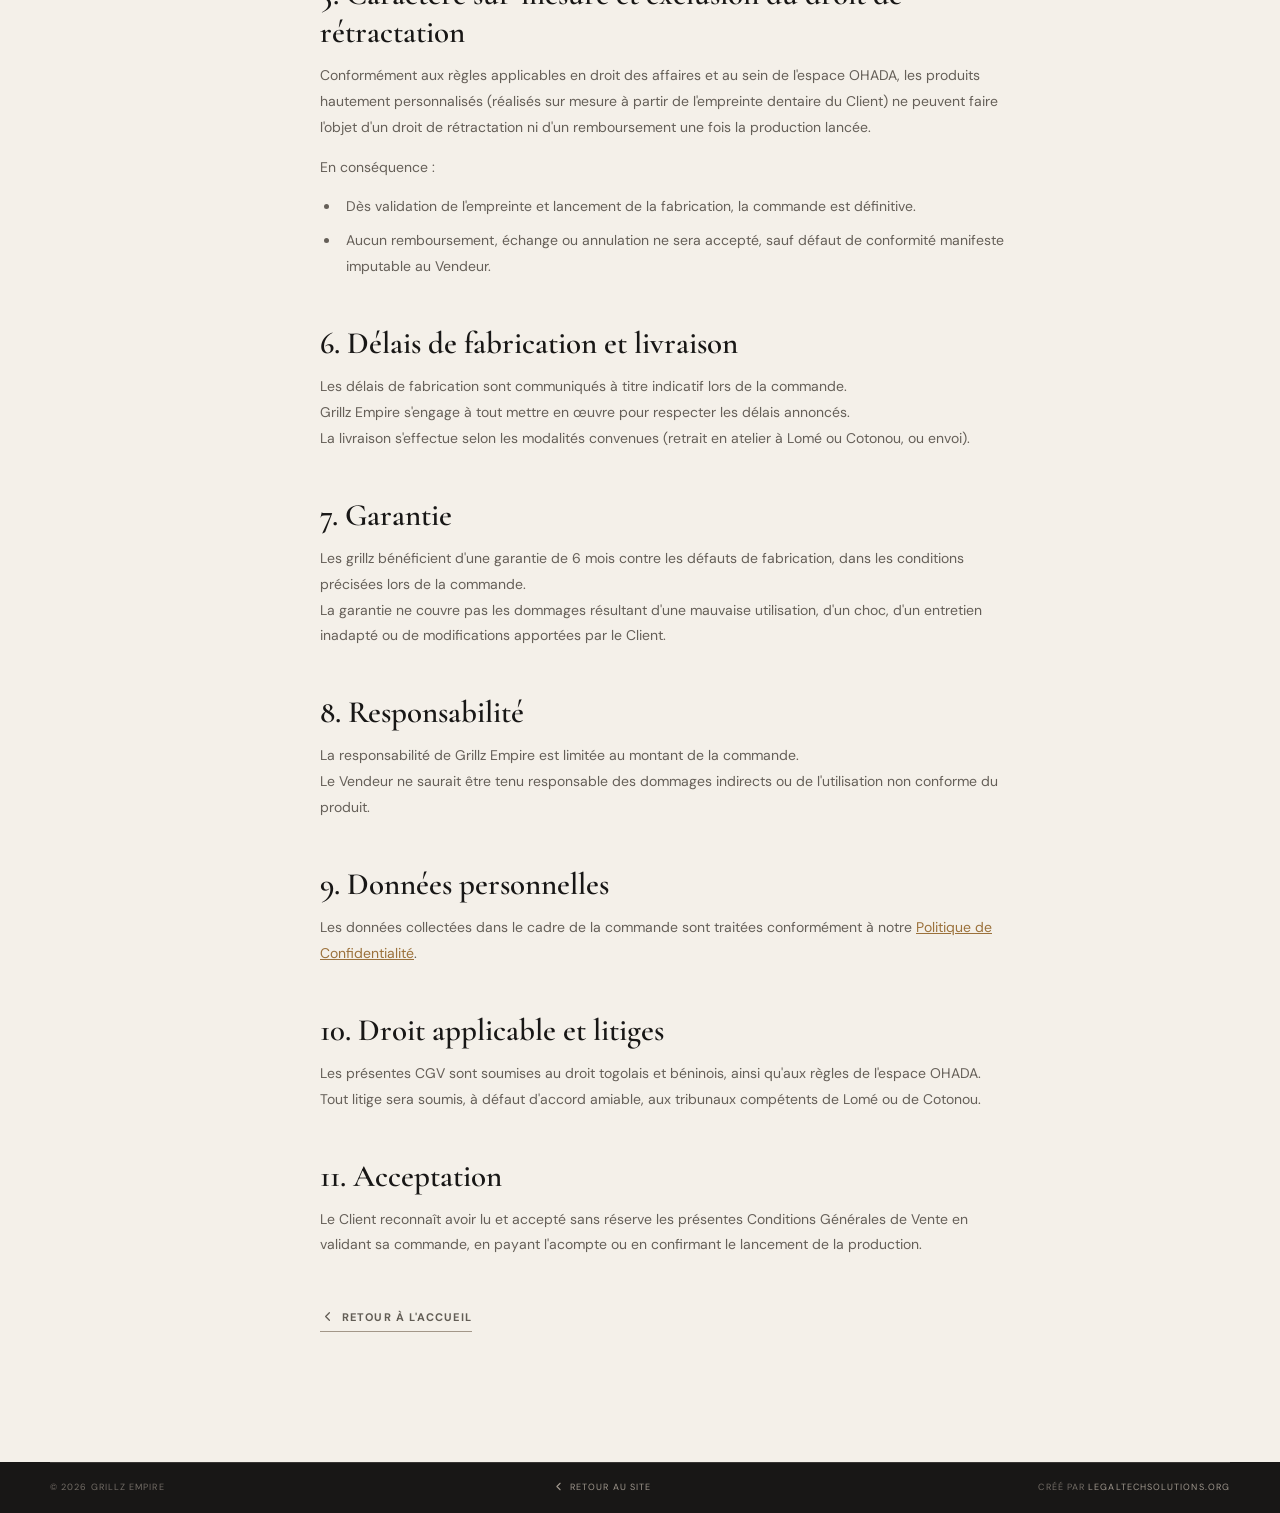
<file: cgv.html>
<!doctype html>
<html lang="fr">
  <head>
    <meta charset="UTF-8" />
    <meta name="viewport" content="width=device-width, initial-scale=1.0" />
    <title>Conditions Générales de Vente — Grillz Empire</title>
    <meta name="description" content="Conditions Générales de Vente (CGV) de Grillz Empire : commandes sur mesure, paiement, droit de rétractation OHADA, garantie et livraison. Lomé, Togo.">
    <link rel="icon" type="image/webp" href="Nos-realisation/grillz-logo/logo.webp" />
    <link rel="canonical" href="https://grillzempire.com/cgv.html" />
    <link rel="stylesheet" href="css/style.css" />
  </head>
  <body>
    <div class="info-page">
      <div class="topline">
        <span>Lomé · Cotonou · Livraison partout</span>
        <span class="topline-center">Grillz dentaires sur mesure · Depuis 2020</span>
        <a href="https://wa.me/22871107392?text=Bonjour%20Grillz%20Empire%2C%20je%20voudrais%20commander%20une%20grillz." target="_blank" rel="noreferrer">WhatsApp <svg xmlns="http://www.w3.org/2000/svg" width="13" height="13" viewBox="0 0 24 24" fill="none" stroke="currentColor" stroke-width="2" stroke-linecap="round" stroke-linejoin="round"><path d="M7 17L17 7"/><path d="M7 7h10v10"/></svg></a>
      </div>

      <header class="nav-wrap">
        <nav class="nav container" aria-label="Navigation principale">
          <a href="index.html" class="wordmark info-nav-button">
            <span class="wordmark-mark">GE</span>
            <span class="wordmark-text">GRILLZ<br /><em>EMPIRE</em></span>
          </a>
          <div class="nav-links">
            <a href="index.html">Accueil</a>
            <a href="confidentialite.html">Confidentialité</a>
            <a href="legal.html">Mentions légales</a>
            <a href="https://wa.me/22871107392?text=Bonjour%20Grillz%20Empire%2C%20je%20voudrais%20commander%20une%20grillz." target="_blank" rel="noreferrer" class="nav-cta">Commander <svg xmlns="http://www.w3.org/2000/svg" width="15" height="15" viewBox="0 0 24 24" fill="none" stroke="currentColor" stroke-width="2" stroke-linecap="round" stroke-linejoin="round"><path d="M7 17L17 7"/><path d="M7 7h10v10"/></svg></a>
          </div>
          <button id="menu-toggle" class="menu-toggle" aria-label="Ouvrir le menu">
            <svg xmlns="http://www.w3.org/2000/svg" width="22" height="22" viewBox="0 0 24 24" fill="none" stroke="currentColor" stroke-width="2" stroke-linecap="round" stroke-linejoin="round"><line x1="4" x2="20" y1="12" y2="12"/><line x1="4" x2="20" y1="6" y2="6"/><line x1="4" x2="20" y1="18" y2="18"/></svg>
          </button>
        </nav>
      </header>

      <div class="info-hero container">
        <h1>Conditions<br /><em>Générales de Vente</em></h1>
        <p>En vigueur au 18 septembre 2026.</p>
      </div>

      <div class="info-content container">
        <aside class="info-aside">
          <span>03</span>
          <p>Dernière mise à jour : Septembre 2026</p>
        </aside>
        <article class="info-article">

          <h2>1. Objet et<br /><em>champ d'application</em></h2>
          <p>Les présentes CGV s'appliquent à toutes les commandes de bijoux dentaires (grillz) sur mesure passées auprès de Grillz Empire, que ce soit via le site grillzempire.com, WhatsApp ou tout autre moyen.</p>

          <h3>2. Produits</h3>
          <p>Les produits proposés sont des bijoux dentaires fabriqués sur mesure à partir de l'empreinte ou des indications fournies par le Client (Chrome-Cobalt, Or, etc.).<br />
          Chaque pièce est unique et réalisée spécifiquement pour le Client.</p>

          <h3>3. Commande et validation</h3>
          <p>La commande devient ferme et définitive après :</p>
          <ol>
            <li>Validation du devis / prix par le Client</li>
            <li>Paiement de l'acompte (Mobile Money ou autre moyen convenu)</li>
            <li>Validation de l'empreinte dentaire ou des indications techniques par le Client</li>
          </ol>
          <p>En validant l'empreinte ou en confirmant le lancement de la production, le Client reconnaît avoir pris connaissance et accepté les présentes CGV.</p>

          <h3>4. Prix et paiement</h3>
          <p>Les prix sont indiqués en FCFA et communiqués au Client avant validation de la commande.<br />
          Un acompte est exigé pour lancer la production. Le solde est payable avant ou à la livraison selon les modalités convenues.<br />
          Paiements acceptés : Mobile Money (T-Money, Flooz, MTN, etc.) et tout autre moyen convenu.</p>

          <h3>5. Caractère sur-mesure et exclusion du droit de rétractation</h3>
          <p>Conformément aux règles applicables en droit des affaires et au sein de l'espace OHADA, les produits hautement personnalisés (réalisés sur mesure à partir de l'empreinte dentaire du Client) ne peuvent faire l'objet d'un droit de rétractation ni d'un remboursement une fois la production lancée.</p>
          <p>En conséquence :</p>
          <ul>
            <li>Dès validation de l'empreinte et lancement de la fabrication, la commande est définitive.</li>
            <li>Aucun remboursement, échange ou annulation ne sera accepté, sauf défaut de conformité manifeste imputable au Vendeur.</li>
          </ul>

          <h3>6. Délais de fabrication et livraison</h3>
          <p>Les délais de fabrication sont communiqués à titre indicatif lors de la commande.<br />
          Grillz Empire s'engage à tout mettre en œuvre pour respecter les délais annoncés.<br />
          La livraison s'effectue selon les modalités convenues (retrait en atelier à Lomé ou Cotonou, ou envoi).</p>

          <h3>7. Garantie</h3>
          <p>Les grillz bénéficient d'une garantie de 6 mois contre les défauts de fabrication, dans les conditions précisées lors de la commande.<br />
          La garantie ne couvre pas les dommages résultant d'une mauvaise utilisation, d'un choc, d'un entretien inadapté ou de modifications apportées par le Client.</p>

          <h3>8. Responsabilité</h3>
          <p>La responsabilité de Grillz Empire est limitée au montant de la commande.<br />
          Le Vendeur ne saurait être tenu responsable des dommages indirects ou de l'utilisation non conforme du produit.</p>

          <h3>9. Données personnelles</h3>
          <p>Les données collectées dans le cadre de la commande sont traitées conformément à notre <a href="confidentialite.html" style="color:#9b713b;">Politique de Confidentialité</a>.</p>

          <h3>10. Droit applicable et litiges</h3>
          <p>Les présentes CGV sont soumises au droit togolais et béninois, ainsi qu'aux règles de l'espace OHADA.<br />
          Tout litige sera soumis, à défaut d'accord amiable, aux tribunaux compétents de Lomé ou de Cotonou.</p>

          <h3>11. Acceptation</h3>
          <p>Le Client reconnaît avoir lu et accepté sans réserve les présentes Conditions Générales de Vente en validant sa commande, en payant l'acompte ou en confirmant le lancement de la production.</p>

          <a class="info-action underlined-link" href="index.html">
            <svg xmlns="http://www.w3.org/2000/svg" width="15" height="15" viewBox="0 0 24 24" fill="none" stroke="currentColor" stroke-width="2" stroke-linecap="round" stroke-linejoin="round"><path d="m15 18-6-6 6-6"/></svg>
            Retour à l'accueil
          </a>
        </article>
      </div>

      <footer class="footer info-footer">
        <div class="container footer-bottom">
          <span>© 2026 Grillz Empire</span>
          <a href="index.html">
            <svg xmlns="http://www.w3.org/2000/svg" width="13" height="13" viewBox="0 0 24 24" fill="none" stroke="currentColor" stroke-width="2" stroke-linecap="round" stroke-linejoin="round"><path d="m15 18-6-6 6-6"/></svg>
            Retour au site
          </a>
          <span>Créé par <a href="https://legaltechsolutions.org" target="_blank" rel="noreferrer" style="color:#9f978d;text-decoration:none;">legaltechsolutions.org</a></span>
        </div>
      </footer>
    </div>
  </body>
</html>
</file>
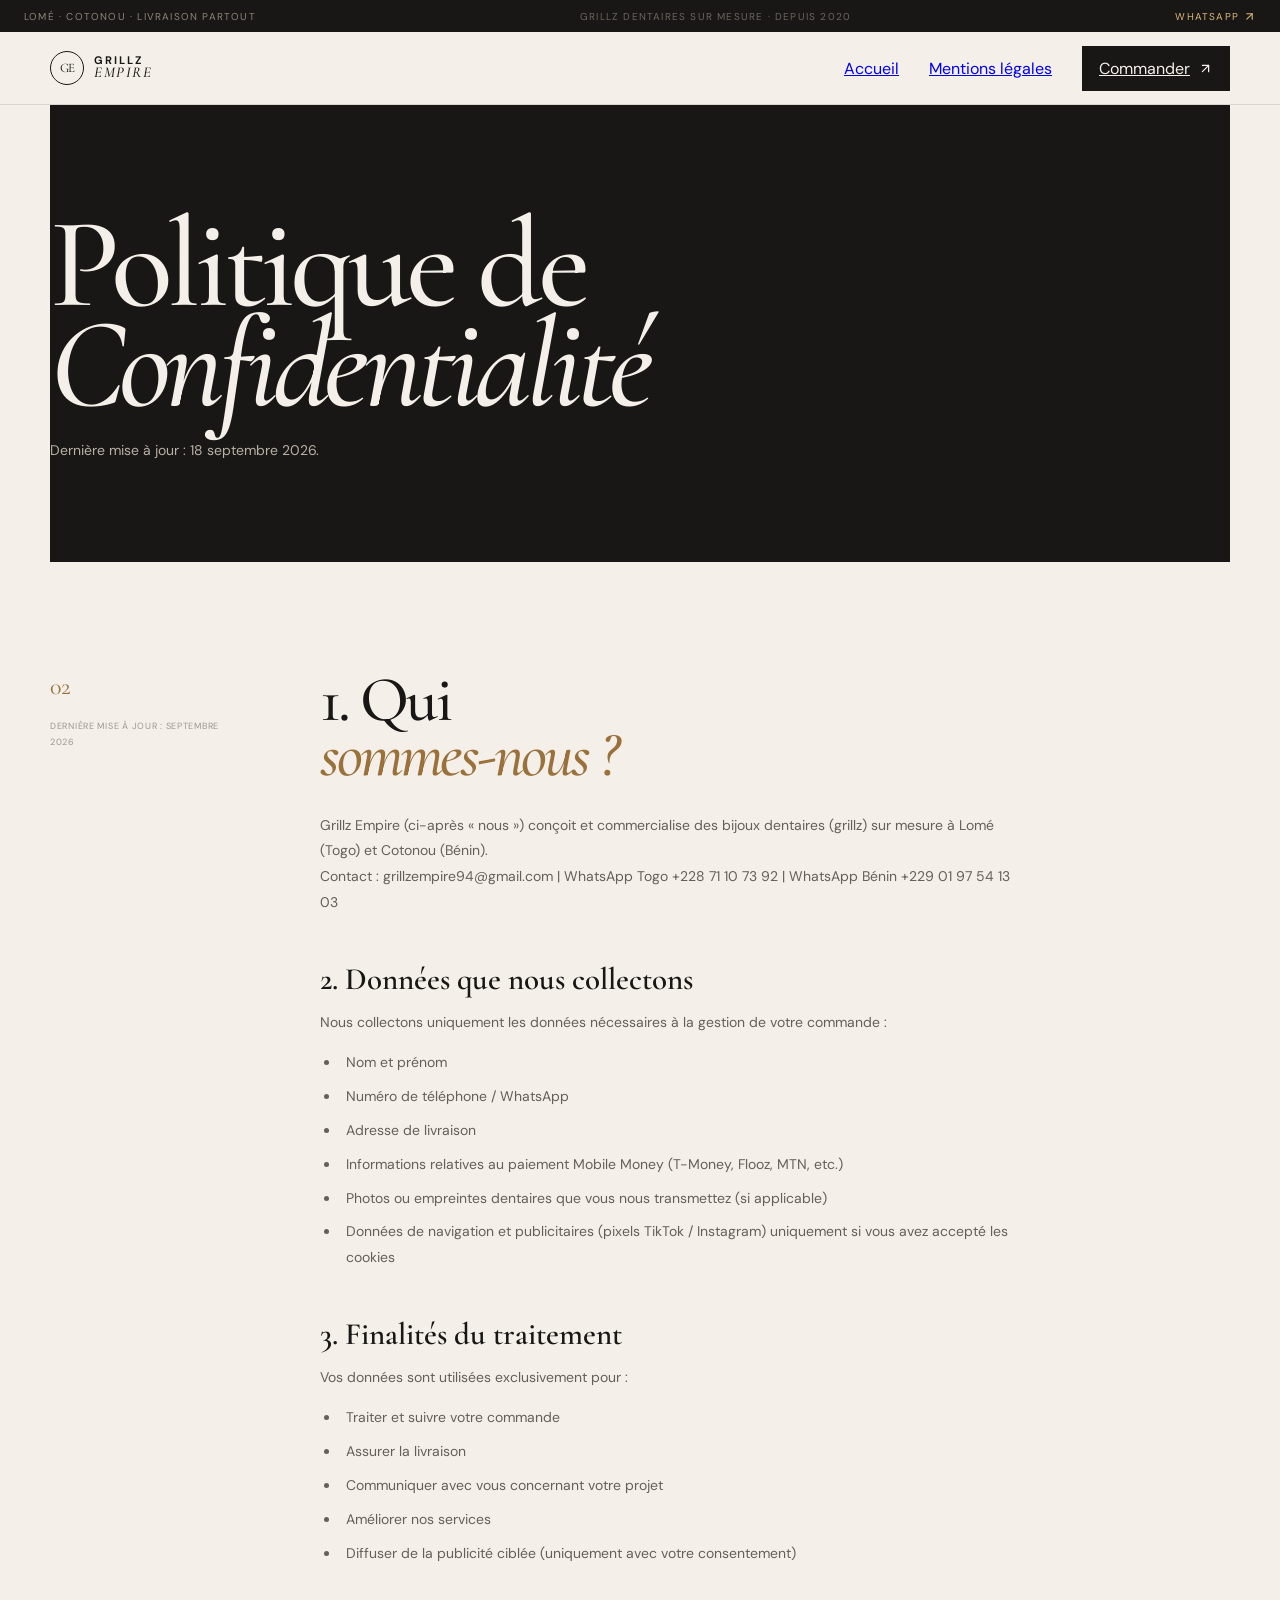
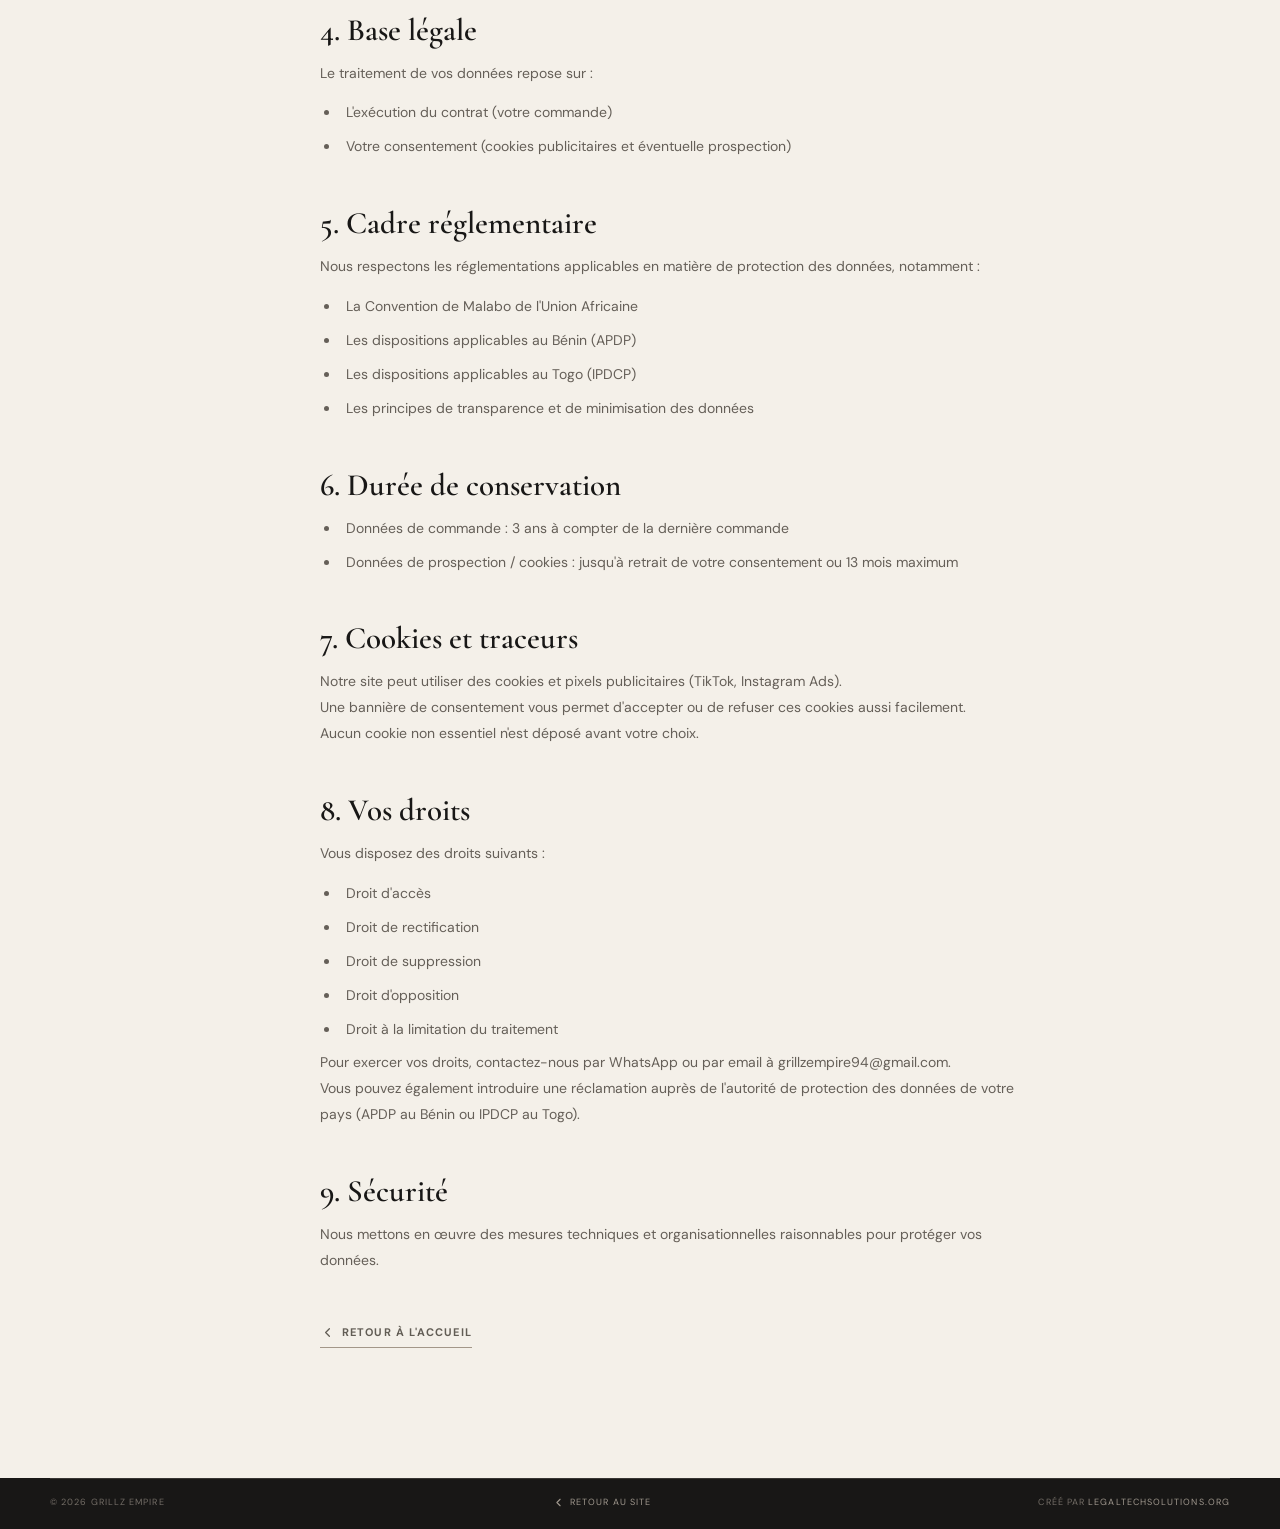
<file: confidentialite.html>
<!doctype html>
<html lang="fr">
  <head>
    <meta charset="UTF-8" />
    <meta name="viewport" content="width=device-width, initial-scale=1.0" />
    <title>Politique de Confidentialité — Grillz Empire</title>
    <meta name="description" content="Politique de confidentialité et protection des données personnelles de Grillz Empire : données de livraison, Mobile Money (T-Money, Flooz, MTN), gestion des cookies et conformité OHADA.">
    <link rel="icon" type="image/webp" href="Nos-realisation/grillz-logo/logo.webp" />
    <link rel="canonical" href="https://grillzempire.com/confidentialite.html" />
    <link rel="stylesheet" href="css/style.css" />
  </head>
  <body>
    <div class="info-page">
      <div class="topline">
        <span>Lomé · Cotonou · Livraison partout</span>
        <span class="topline-center">Grillz dentaires sur mesure · Depuis 2020</span>
        <a href="https://wa.me/22871107392?text=Bonjour%20Grillz%20Empire%2C%20je%20voudrais%20commander%20une%20grillz." target="_blank" rel="noreferrer">WhatsApp <svg xmlns="http://www.w3.org/2000/svg" width="13" height="13" viewBox="0 0 24 24" fill="none" stroke="currentColor" stroke-width="2" stroke-linecap="round" stroke-linejoin="round"><path d="M7 17L17 7"/><path d="M7 7h10v10"/></svg></a>
      </div>

      <header class="nav-wrap">
        <nav class="nav container" aria-label="Navigation principale">
          <a href="index.html" class="wordmark info-nav-button">
            <span class="wordmark-mark">GE</span>
            <span class="wordmark-text">GRILLZ<br /><em>EMPIRE</em></span>
          </a>
          <div class="nav-links">
            <a href="index.html">Accueil</a>
            <a href="legal.html">Mentions légales</a>
            <a href="https://wa.me/22871107392?text=Bonjour%20Grillz%20Empire%2C%20je%20voudrais%20commander%20une%20grillz." target="_blank" rel="noreferrer" class="nav-cta">Commander <svg xmlns="http://www.w3.org/2000/svg" width="15" height="15" viewBox="0 0 24 24" fill="none" stroke="currentColor" stroke-width="2" stroke-linecap="round" stroke-linejoin="round"><path d="M7 17L17 7"/><path d="M7 7h10v10"/></svg></a>
          </div>
          <button id="menu-toggle" class="menu-toggle" aria-label="Ouvrir le menu">
            <svg xmlns="http://www.w3.org/2000/svg" width="22" height="22" viewBox="0 0 24 24" fill="none" stroke="currentColor" stroke-width="2" stroke-linecap="round" stroke-linejoin="round"><line x1="4" x2="20" y1="12" y2="12"/><line x1="4" x2="20" y1="6" y2="6"/><line x1="4" x2="20" y1="18" y2="18"/></svg>
          </button>
        </nav>
      </header>

      <div class="info-hero container">
        <h1>Politique de<br /><em>Confidentialité</em></h1>
        <p>Dernière mise à jour : 18 septembre 2026.</p>
      </div>

      <div class="info-content container">
        <aside class="info-aside">
          <span>02</span>
          <p>Dernière mise à jour : Septembre 2026</p>
        </aside>
        <article class="info-article">

          <h2>1. Qui<br /><em>sommes-nous ?</em></h2>
          <p>Grillz Empire (ci-après « nous ») conçoit et commercialise des bijoux dentaires (grillz) sur mesure à Lomé (Togo) et Cotonou (Bénin).<br />
          Contact : grillzempire94@gmail.com | WhatsApp Togo +228 71 10 73 92 | WhatsApp Bénin +229 01 97 54 13 03</p>

          <h3>2. Données que nous collectons</h3>
          <p>Nous collectons uniquement les données nécessaires à la gestion de votre commande :</p>
          <ul>
            <li>Nom et prénom</li>
            <li>Numéro de téléphone / WhatsApp</li>
            <li>Adresse de livraison</li>
            <li>Informations relatives au paiement Mobile Money (T-Money, Flooz, MTN, etc.)</li>
            <li>Photos ou empreintes dentaires que vous nous transmettez (si applicable)</li>
            <li>Données de navigation et publicitaires (pixels TikTok / Instagram) uniquement si vous avez accepté les cookies</li>
          </ul>

          <h3>3. Finalités du traitement</h3>
          <p>Vos données sont utilisées exclusivement pour :</p>
          <ul>
            <li>Traiter et suivre votre commande</li>
            <li>Assurer la livraison</li>
            <li>Communiquer avec vous concernant votre projet</li>
            <li>Améliorer nos services</li>
            <li>Diffuser de la publicité ciblée (uniquement avec votre consentement)</li>
          </ul>

          <h3>4. Base légale</h3>
          <p>Le traitement de vos données repose sur :</p>
          <ul>
            <li>L'exécution du contrat (votre commande)</li>
            <li>Votre consentement (cookies publicitaires et éventuelle prospection)</li>
          </ul>

          <h3>5. Cadre réglementaire</h3>
          <p>Nous respectons les réglementations applicables en matière de protection des données, notamment :</p>
          <ul>
            <li>La Convention de Malabo de l'Union Africaine</li>
            <li>Les dispositions applicables au Bénin (APDP)</li>
            <li>Les dispositions applicables au Togo (IPDCP)</li>
            <li>Les principes de transparence et de minimisation des données</li>
          </ul>

          <h3>6. Durée de conservation</h3>
          <ul>
            <li>Données de commande : 3 ans à compter de la dernière commande</li>
            <li>Données de prospection / cookies : jusqu'à retrait de votre consentement ou 13 mois maximum</li>
          </ul>

          <h3>7. Cookies et traceurs</h3>
          <p>Notre site peut utiliser des cookies et pixels publicitaires (TikTok, Instagram Ads).<br />
          Une bannière de consentement vous permet d'accepter ou de refuser ces cookies aussi facilement.<br />
          Aucun cookie non essentiel n'est déposé avant votre choix.</p>

          <h3>8. Vos droits</h3>
          <p>Vous disposez des droits suivants :</p>
          <ul>
            <li>Droit d'accès</li>
            <li>Droit de rectification</li>
            <li>Droit de suppression</li>
            <li>Droit d'opposition</li>
            <li>Droit à la limitation du traitement</li>
          </ul>
          <p>Pour exercer vos droits, contactez-nous par WhatsApp ou par email à grillzempire94@gmail.com.<br />
          Vous pouvez également introduire une réclamation auprès de l'autorité de protection des données de votre pays (APDP au Bénin ou IPDCP au Togo).</p>

          <h3>9. Sécurité</h3>
          <p>Nous mettons en œuvre des mesures techniques et organisationnelles raisonnables pour protéger vos données.</p>

          <a class="info-action underlined-link" href="index.html">
            <svg xmlns="http://www.w3.org/2000/svg" width="15" height="15" viewBox="0 0 24 24" fill="none" stroke="currentColor" stroke-width="2" stroke-linecap="round" stroke-linejoin="round"><path d="m15 18-6-6 6-6"/></svg>
            Retour à l'accueil
          </a>
        </article>
      </div>

      <footer class="footer info-footer">
        <div class="container footer-bottom">
          <span>© 2026 Grillz Empire</span>
          <a href="index.html">
            <svg xmlns="http://www.w3.org/2000/svg" width="13" height="13" viewBox="0 0 24 24" fill="none" stroke="currentColor" stroke-width="2" stroke-linecap="round" stroke-linejoin="round"><path d="m15 18-6-6 6-6"/></svg>
            Retour au site
          </a>
          <span>Créé par <a href="https://legaltechsolutions.org" target="_blank" rel="noreferrer" style="color:#9f978d;text-decoration:none;">legaltechsolutions.org</a></span>
        </div>
      </footer>
    </div>
  </body>
</html>
</file>
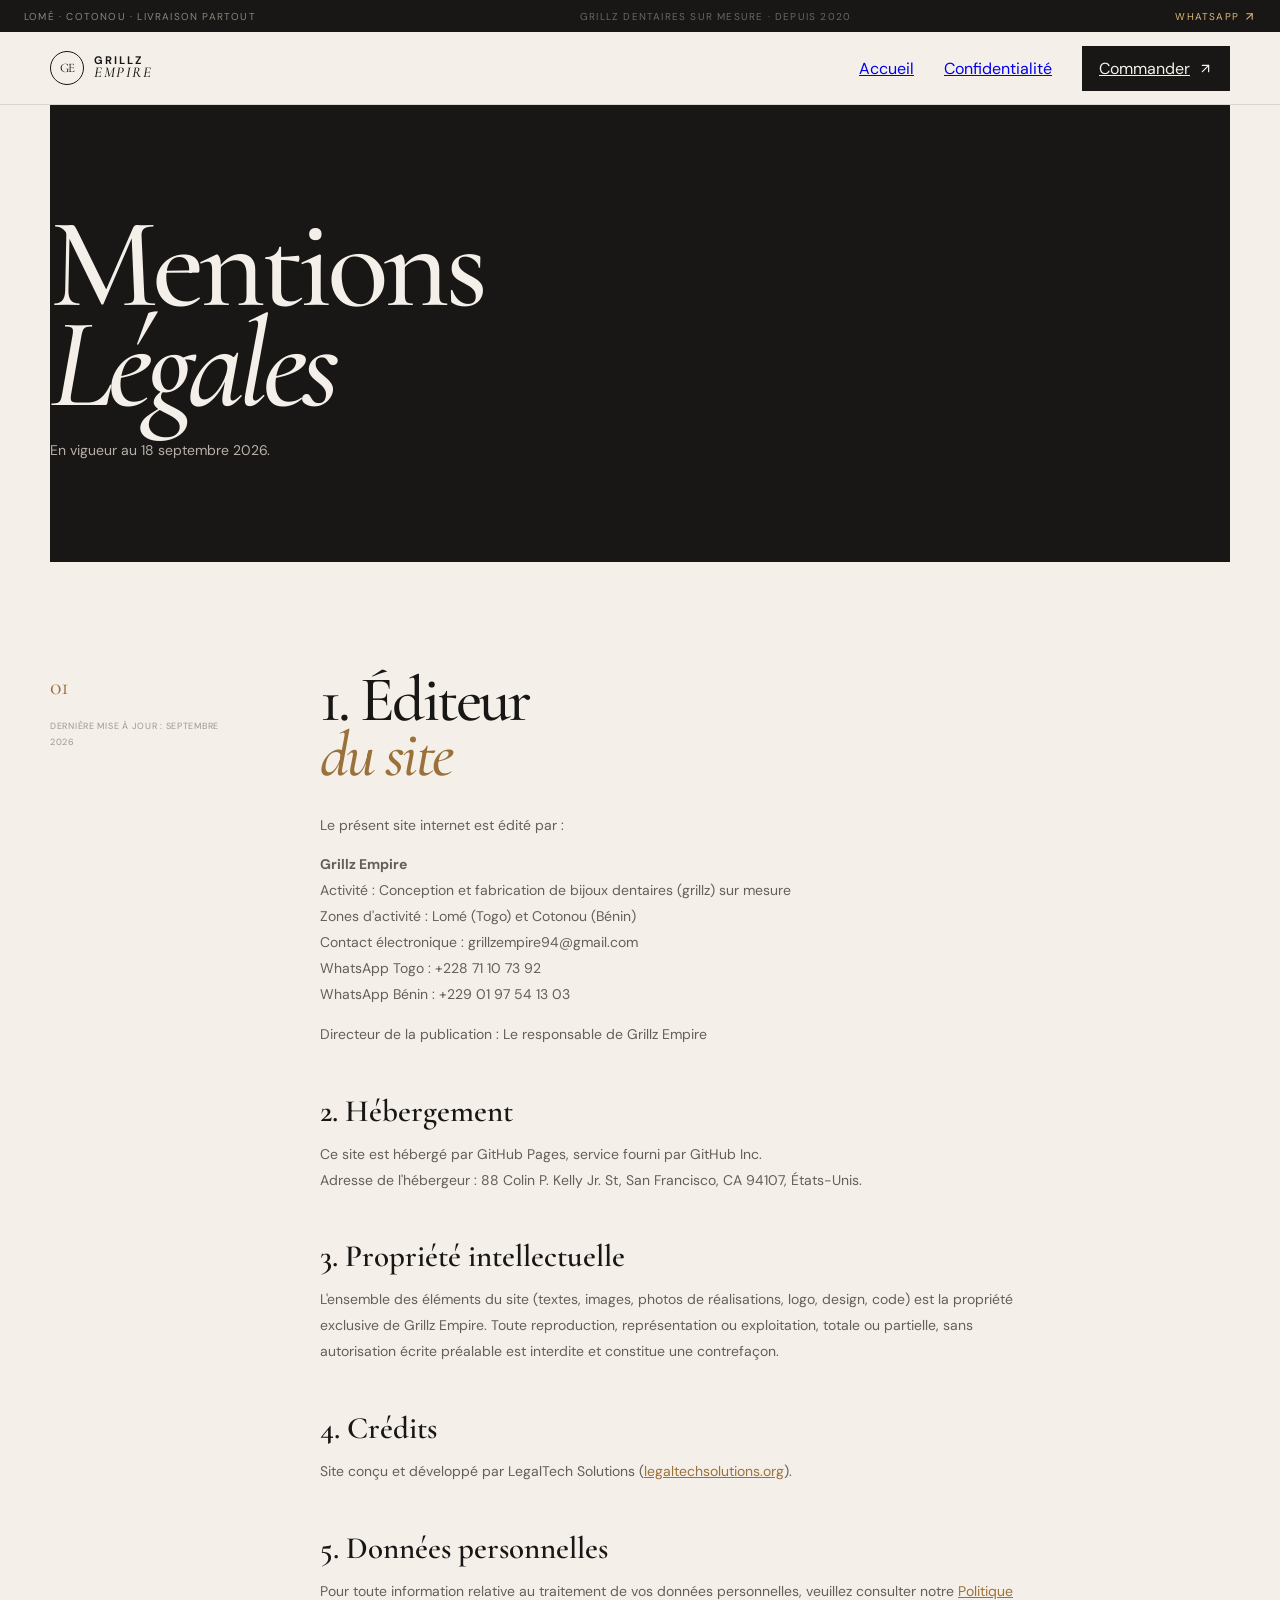
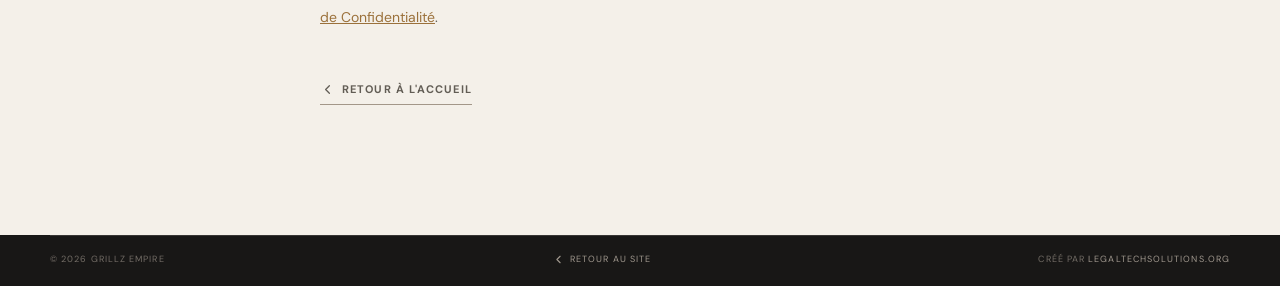
<file: legal.html>
<!doctype html>
<html lang="fr">
  <head>
    <meta charset="UTF-8" />
    <meta name="viewport" content="width=device-width, initial-scale=1.0" />
    <title>Mentions Légales — Grillz Empire</title>
    <meta name="description" content="Mentions légales de Grillz Empire. Éditeur, hébergement, propriété intellectuelle et données personnelles. Lomé, Togo.">
    <link rel="icon" type="image/webp" href="Nos-realisation/grillz-logo/logo.webp" />
    <link rel="canonical" href="https://grillzempire.com/legal.html" />
    <link rel="stylesheet" href="css/style.css" />
  </head>
  <body>
    <div class="info-page">
      <div class="topline">
        <span>Lomé · Cotonou · Livraison partout</span>
        <span class="topline-center">Grillz dentaires sur mesure · Depuis 2020</span>
        <a href="https://wa.me/22871107392?text=Bonjour%20Grillz%20Empire%2C%20je%20voudrais%20commander%20une%20grillz." target="_blank" rel="noreferrer">WhatsApp <svg xmlns="http://www.w3.org/2000/svg" width="13" height="13" viewBox="0 0 24 24" fill="none" stroke="currentColor" stroke-width="2" stroke-linecap="round" stroke-linejoin="round"><path d="M7 17L17 7"/><path d="M7 7h10v10"/></svg></a>
      </div>

      <header class="nav-wrap">
        <nav class="nav container" aria-label="Navigation principale">
          <a href="index.html" class="wordmark info-nav-button">
            <span class="wordmark-mark">GE</span>
            <span class="wordmark-text">GRILLZ<br /><em>EMPIRE</em></span>
          </a>
          <div class="nav-links">
            <a href="index.html">Accueil</a>
            <a href="confidentialite.html">Confidentialité</a>
            <a href="https://wa.me/22871107392?text=Bonjour%20Grillz%20Empire%2C%20je%20voudrais%20commander%20une%20grillz." target="_blank" rel="noreferrer" class="nav-cta">Commander <svg xmlns="http://www.w3.org/2000/svg" width="15" height="15" viewBox="0 0 24 24" fill="none" stroke="currentColor" stroke-width="2" stroke-linecap="round" stroke-linejoin="round"><path d="M7 17L17 7"/><path d="M7 7h10v10"/></svg></a>
          </div>
          <button id="menu-toggle" class="menu-toggle" aria-label="Ouvrir le menu">
            <svg xmlns="http://www.w3.org/2000/svg" width="22" height="22" viewBox="0 0 24 24" fill="none" stroke="currentColor" stroke-width="2" stroke-linecap="round" stroke-linejoin="round"><line x1="4" x2="20" y1="12" y2="12"/><line x1="4" x2="20" y1="6" y2="6"/><line x1="4" x2="20" y1="18" y2="18"/></svg>
          </button>
        </nav>
      </header>

      <div class="info-hero container">
        <h1>Mentions<br /><em>Légales</em></h1>
        <p>En vigueur au 18 septembre 2026.</p>
      </div>

      <div class="info-content container">
        <aside class="info-aside">
          <span>01</span>
          <p>Dernière mise à jour : Septembre 2026</p>
        </aside>
        <article class="info-article">

          <h2>1. Éditeur<br /><em>du site</em></h2>
          <p>Le présent site internet est édité par :</p>
          <p><strong>Grillz Empire</strong><br />
          Activité : Conception et fabrication de bijoux dentaires (grillz) sur mesure<br />
          Zones d'activité : Lomé (Togo) et Cotonou (Bénin)<br />
          Contact électronique : grillzempire94@gmail.com<br />
          WhatsApp Togo : +228 71 10 73 92<br />
          WhatsApp Bénin : +229 01 97 54 13 03</p>
          <p>Directeur de la publication : Le responsable de Grillz Empire</p>

          <h3>2. Hébergement</h3>
          <p>Ce site est hébergé par GitHub Pages, service fourni par GitHub Inc.<br />
          Adresse de l'hébergeur : 88 Colin P. Kelly Jr. St, San Francisco, CA 94107, États-Unis.</p>

          <h3>3. Propriété intellectuelle</h3>
          <p>L'ensemble des éléments du site (textes, images, photos de réalisations, logo, design, code) est la propriété exclusive de Grillz Empire. Toute reproduction, représentation ou exploitation, totale ou partielle, sans autorisation écrite préalable est interdite et constitue une contrefaçon.</p>

          <h3>4. Crédits</h3>
          <p>Site conçu et développé par LegalTech Solutions (<a href="https://legaltechsolutions.org" target="_blank" rel="noreferrer" style="color:#9b713b;">legaltechsolutions.org</a>).</p>

          <h3>5. Données personnelles</h3>
          <p>Pour toute information relative au traitement de vos données personnelles, veuillez consulter notre <a href="confidentialite.html" style="color:#9b713b;">Politique de Confidentialité</a>.</p>

          <a class="info-action underlined-link" href="index.html">
            <svg xmlns="http://www.w3.org/2000/svg" width="15" height="15" viewBox="0 0 24 24" fill="none" stroke="currentColor" stroke-width="2" stroke-linecap="round" stroke-linejoin="round"><path d="m15 18-6-6 6-6"/></svg>
            Retour à l'accueil
          </a>
        </article>
      </div>

      <footer class="footer info-footer">
        <div class="container footer-bottom">
          <span>© 2026 Grillz Empire</span>
          <a href="index.html">
            <svg xmlns="http://www.w3.org/2000/svg" width="13" height="13" viewBox="0 0 24 24" fill="none" stroke="currentColor" stroke-width="2" stroke-linecap="round" stroke-linejoin="round"><path d="m15 18-6-6 6-6"/></svg>
            Retour au site
          </a>
          <span>Créé par <a href="https://legaltechsolutions.org" target="_blank" rel="noreferrer" style="color:#9f978d;text-decoration:none;">legaltechsolutions.org</a></span>
        </div>
      </footer>
    </div>
  </body>
</html>
</file>
<file: css/style.css>
@import url("https://fonts.googleapis.com/css2?family=Cormorant+Garamond:ital,wght@0,400;0,500;0,600;1,400;1,500;1,600&family=DM+Sans:wght@400;500;600;700&display=swap");

:root {
  --radius: 0.2rem;
  --background: #f4f0e9;
  --foreground: #181716;
  --card: #fffdfa;
  --card-foreground: #181716;
  --popover: #fffdfa;
  --popover-foreground: #181716;
  --primary: #181716;
  --primary-foreground: #f4f0e9;
  --muted: #e9e2d8;
  --muted-foreground: #716b63;
  --accent: #c89b54;
  --accent-foreground: #181716;
  --border: #d8d0c4;
  --input: #d8d0c4;
  --ring: #c89b54;
}

* { box-sizing: border-box; }
html { scroll-behavior: smooth; }
body { margin: 0; background: var(--background); color: var(--foreground); font-family: "DM Sans", sans-serif; overflow-x: hidden; }
button, input, select { font: inherit; }
button { cursor: pointer; }
button:focus-visible, a:focus-visible, input:focus-visible, select:focus-visible { outline: 2px solid #c89b54; outline-offset: 4px; }

.site-shell { background: #f4f0e9; }
.container { width: min(1180px, calc(100% - 48px)); margin: 0 auto; }
.topline { min-height: 32px; padding: 0 24px; display: flex; align-items: center; justify-content: space-between; gap: 20px; color: #8d857b; background: #181716; font-size: 10px; letter-spacing: .12em; text-transform: uppercase; }
.topline a { color: #d9b779; display: inline-flex; align-items: center; gap: 4px; text-decoration: none; }
.topline-center { opacity: .72; }
.nav-wrap { position: sticky; top: 0; z-index: 100; background: #f4f0e9; border-bottom: 1px solid rgba(24,23,22,.12); transition: background .3s ease, box-shadow .3s ease; }
.nav-wrap.scrolled { background: rgba(244,240,233,.97); backdrop-filter: blur(10px); box-shadow: 0 2px 16px rgba(24,23,22,.06); }
.nav { min-height: 72px; display: flex; align-items: center; justify-content: space-between; }
.wordmark { display: flex; align-items: center; gap: 10px; color: inherit; border: 0; background: transparent; padding: 0; text-align: left; text-decoration: none; }
.wordmark-mark { width: 34px; height: 34px; display: grid; place-items: center; border: 1px solid currentColor; border-radius: 50%; font-family: "Cormorant Garamond", serif; font-size: 13px; letter-spacing: -.07em; }
.wordmark-text { font-family: "DM Sans", sans-serif; font-size: 11px; font-weight: 700; line-height: .9; letter-spacing: .18em; }
.wordmark-text em { font-family: "Cormorant Garamond", serif; font-size: 15px; font-style: italic; font-weight: 500; letter-spacing: .1em; }
.nav-links { display: flex; align-items: center; gap: 30px; }
.nav-links button { color: #625d55; border: 0; background: transparent; font-size: 12px; letter-spacing: .07em; transition: color .2s ease; }
.nav-links button:hover { color: #181716; }
.nav-links .nav-cta { display: inline-flex; align-items: center; gap: 8px; padding: 12px 17px; color: #f4f0e9; background: #181716; }
.nav-links .nav-cta:hover { color: #d9b779; }
.menu-toggle { display: none; border: 0; background: transparent; color: #181716; }

.hero { position: relative; min-height: 520px; display: grid; grid-template-columns: 1.02fr .98fr; align-items: center; gap: 50px; padding-top: 40px; padding-bottom: 60px; }
.hero-copy { position: relative; z-index: 1; padding-bottom: 6px; }
.hero-copy h2 { margin-bottom: 18px; color: #181716; font-size: clamp(48px, 6vw, 88px); line-height: .85; }
.eyebrow { display: flex; align-items: center; gap: 10px; margin: 0 0 22px; color: #9b713b; font-size: 10px; font-weight: 700; letter-spacing: .18em; text-transform: uppercase; }
.eyebrow-line { width: 28px; height: 1px; display: inline-block; background: currentColor; }
h1, h2, h3, p { margin-top: 0; }
h1, h2 { font-family: "Cormorant Garamond", serif; font-weight: 500; letter-spacing: -.045em; }
h1 { margin-bottom: 18px; color: #181716; font-size: clamp(48px, 6vw, 88px); line-height: .85; }
h1 span, h2 em, blockquote em { color: #9b713b; font-style: italic; }
.hero-intro { max-width: 360px; margin-bottom: 26px; color: #716b63; font-size: 14px; line-height: 1.7; }
.hero-actions { display: flex; align-items: center; gap: 26px; }
.button { display: inline-flex; align-items: center; justify-content: center; gap: 10px; border: 0; padding: 13px 18px; font-size: 10px; font-weight: 700; letter-spacing: .1em; text-transform: uppercase; transition: transform .18s ease, background .18s ease, color .18s ease; text-decoration: none; }
.button:active, .piece-arrow:active { transform: scale(.97); }
.button-dark { background: #181716; color: #f4f0e9; }
.button-dark:hover { background: #9b713b; }
.button-light { background: #f4f0e9; color: #181716; }
.button-light:hover { background: #d9b779; }
.button-gold { width: 100%; background: #c89b54; color: #181716; }
.button-gold:hover { background: #e0bc7e; }
.text-button, .underlined-link { display: inline-flex; align-items: center; gap: 7px; border: 0; background: transparent; color: #625d55; padding: 0; font-size: 11px; font-weight: 700; letter-spacing: .1em; text-transform: uppercase; text-decoration: none; }
.text-button:hover, .underlined-link:hover { color: #9b713b; }
.hero-proof { display: flex; align-items: center; gap: 12px; margin-top: 32px; }
.avatar-stack { display: flex; }
.avatar-stack span { width: 25px; height: 25px; display: grid; place-items: center; margin-right: -7px; border: 2px solid #f4f0e9; border-radius: 50%; color: #f4f0e9; background: #8c6a45; font-size: 9px; }
.avatar-stack span:nth-child(2) { background: #59616a; }
.avatar-stack span:nth-child(3) { background: #222; }
.avatar-stack span:nth-child(4) { background: #c89b54; color: #181716; }
.stars { display: flex; gap: 2px; color: #b38242; }
.hero-proof p { margin: 4px 0 0; color: #8d857b; font-size: 10px; letter-spacing: .04em; }
.hero-visual { position: relative; width: min(100%, 420px); justify-self: end; }
.hero-image-frame { position: relative; width: 70%; margin-left: auto; overflow: hidden; aspect-ratio: 3/4; background: #201d19; }
.hero-image-frame::after { position: absolute; inset: 0; background: linear-gradient(145deg, rgba(255,255,255,.04), transparent 50%); content: ""; pointer-events: none; }
.hero-image-frame img { width: 100%; height: 100%; display: block; object-fit: cover; object-position: center 25%; transition: transform .6s cubic-bezier(.23,1,.32,1); }
.hero-visual:hover .hero-image-frame img { transform: scale(1.035); }
.hero-note { position: absolute; left: 0; bottom: 28px; display: grid; grid-template-columns: 24px 1fr 14px; align-items: center; gap: 8px; width: 170px; padding: 12px 13px; border: 1px solid rgba(24,23,22,.2); background: rgba(244,240,233,.94); color: #3a342d; font-size: 9px; line-height: 1.4; letter-spacing: .08em; text-transform: uppercase; }
.note-number { align-self: start; color: #9b713b; font-size: 10px; }
.hero-stamp { position: absolute; right: -20px; top: 26px; width: 78px; height: 78px; display: flex; flex-direction: column; align-items: center; justify-content: center; gap: 5px; border: 1px solid #c89b54; border-radius: 50%; color: #9b713b; font-size: 6px; letter-spacing: .15em; line-height: 1.3; text-align: center; transform: rotate(13deg); }
.hero-stamp strong { font-size: 15px; font-weight: 400; }
.hero-scroll { position: absolute; bottom: 28px; left: 0; display: flex; align-items: center; gap: 12px; color: #9d968d; font-size: 9px; letter-spacing: .15em; text-transform: uppercase; transform: rotate(-90deg) translateX(-100%); transform-origin: left top; }
.scroll-line { width: 42px; height: 1px; background: #b6aea3; }
.marquee { overflow: hidden; border-top: 1px solid rgba(24,23,22,.12); border-bottom: 1px solid rgba(24,23,22,.12); background: #e9e2d8; }
.marquee-track { display: flex; align-items: center; gap: 36px; min-width: max-content; padding: 13px 0; color: #6c645b; font-size: 10px; font-weight: 700; letter-spacing: .22em; }
.marquee-track i { color: #b38242; font-style: normal; font-size: 13px; }
.section { padding-top: 80px; padding-bottom: 80px; }
.section-heading { display: flex; align-items: end; justify-content: space-between; gap: 40px; margin-bottom: 40px; }
.section-heading h2 { margin: 0; font-size: clamp(40px, 5vw, 62px); line-height: .85; }
.section-heading-side { max-width: 290px; margin: 0 0 2px; color: #716b63; font-size: 14px; line-height: 1.65; }
.section-heading-side p { margin-bottom: 24px; }
.underlined-link { padding-bottom: 7px; border-bottom: 1px solid #a39789; }
.piece-grid { display: grid; grid-template-columns: 1fr 1.06fr 1fr; gap: 21px; }
.piece-card:nth-child(2) { transform: translateY(38px); }
.piece-image { position: relative; overflow: hidden; aspect-ratio: 1/1; background: #24211e; }
.piece-image img { width: 100%; height: 100%; display: block; object-fit: cover; transition: transform .5s cubic-bezier(.23,1,.32,1); }
.piece-card:first-child .piece-image img { object-position: center 30%; }
.piece-card:nth-child(2) .piece-image img { object-position: center 20%; }
.piece-card:nth-child(3) .piece-image img { object-position: center 40%; }
.piece-card:hover .piece-image img { transform: scale(1.04); }
.piece-tag { position: absolute; top: 14px; left: 14px; padding: 7px 9px; color: #f4f0e9; background: rgba(24,23,22,.73); font-size: 9px; letter-spacing: .12em; text-transform: uppercase; }
.piece-arrow { position: absolute; right: 12px; bottom: 12px; width: 36px; height: 36px; display: grid; place-items: center; border: 0; color: #181716; background: #d9b779; transition: transform .2s ease, background .2s ease; text-decoration: none; }
.piece-arrow:hover { transform: rotate(45deg); background: #f4f0e9; }
.piece-meta { display: flex; justify-content: space-between; gap: 12px; padding-top: 18px; }
.piece-meta h3 { margin: 0 0 4px; font-family: "Cormorant Garamond", serif; font-size: 20px; font-weight: 600; }
.piece-meta p, .piece-meta strong { margin: 0; color: #8d857b; font-size: 10px; font-weight: 400; letter-spacing: .08em; text-transform: uppercase; }
.piece-meta strong { padding-top: 5px; color: #9b713b; text-align: right; }
.section-dark { color: #f4f0e9; background: #181716; }
.manifesto { display: grid; grid-template-columns: 1.03fr .97fr; min-height: 400px; }
.manifesto-image { position: relative; min-height: 350px; overflow: hidden; }
.manifesto-image img { width: 100%; height: 100%; display: block; object-fit: cover; }
.image-caption { position: absolute; left: 30px; bottom: 27px; color: #f4f0e9; font-size: 12px; line-height: 1.55; letter-spacing: .08em; text-transform: uppercase; }
.image-caption span { color: #d9b779; font-size: 9px; }
.manifesto-copy { display: flex; flex-direction: column; justify-content: center; max-width: 570px; padding: 45px 9% 45px 12%; }
.eyebrow-light { color: #d9b779; }
.manifesto-copy h2 { margin-bottom: 24px; color: #f4f0e9; font-size: clamp(42px, 4.5vw, 62px); line-height: .85; }
.manifesto-copy > p:not(.eyebrow) { max-width: 420px; color: #b9b0a6; font-size: 14px; line-height: 1.8; }
.manifesto-copy .button { align-self: flex-start; margin-top: 20px; }
.process { padding-bottom: 96px; }
.step-grid { display: grid; grid-template-columns: repeat(3, 1fr); gap: 22px; }
.step-card { position: relative; min-height: 200px; padding: 22px 22px 26px; border-top: 1px solid #b9afa1; }
.step-top { display: flex; justify-content: space-between; color: #9b713b; }
.step-top span { font-family: "Cormorant Garamond", serif; font-size: 20px; }
.step-top svg { color: #9b713b; }
.step-card h3 { margin: 36px 0 10px; font-family: "Cormorant Garamond", serif; font-size: 28px; font-weight: 500; }
.step-card p { max-width: 290px; margin: 0; color: #716b63; font-size: 13px; line-height: 1.65; }
.step-rule { position: absolute; right: 24px; bottom: 29px; left: 24px; height: 1px; background: #d8d0c4; }
.quote-section { padding-top: 60px; padding-bottom: 155px; text-align: center; }
.quote-mark { margin-bottom: -10px; color: #c89b54; font-family: "Cormorant Garamond", serif; font-size: 91px; line-height: .7; }
blockquote { margin: 0; font-family: "Cormorant Garamond", serif; font-size: clamp(42px, 5.5vw, 71px); line-height: .88; letter-spacing: -.04em; }
.quote-byline { display: flex; align-items: center; justify-content: center; gap: 11px; margin-top: 32px; color: #8d857b; font-size: 10px; letter-spacing: .12em; text-transform: uppercase; }
.byline-line { width: 25px; height: 1px; background: #b38242; }
.booking { padding-top: 0; }
.booking-card { display: grid; grid-template-columns: .93fr 1.07fr; color: #f4f0e9; background: #292521; }
.booking-info { padding: 50px 12% 48px; background: #292521; }
.booking-info h2 { margin-bottom: 20px; color: #f4f0e9; font-size: clamp(40px, 4.5vw, 58px); line-height: .85; }
.booking-info > p:not(.eyebrow) { max-width: 345px; color: #b9b0a6; font-size: 14px; line-height: 1.75; }
.contact-list { display: flex; flex-direction: column; gap: 13px; margin-top: 43px; color: #d9b779; font-size: 11px; letter-spacing: .07em; }
.contact-list span { display: flex; align-items: center; gap: 10px; }
.contact-list svg { color: #9b713b; }
.booking-form-wrap { padding: 50px 12%; background: #f4f0e9; color: #181716; }
.booking-form-wrap form { display: flex; flex-direction: column; gap: 21px; }
.booking-form-wrap label { display: flex; flex-direction: column; gap: 8px; color: #8d857b; font-size: 10px; font-weight: 700; letter-spacing: .14em; text-transform: uppercase; }
.booking-form-wrap input, .booking-form-wrap select { width: 100%; border: 0; border-bottom: 1px solid #bdb3a6; border-radius: 0; outline: none; padding: 5px 0 10px; color: #181716; background: transparent; font-size: 14px; letter-spacing: 0; }
.booking-form-wrap input::placeholder { color: #b4aca2; }
.booking-form-wrap input:focus, .booking-form-wrap select:focus { border-color: #9b713b; box-shadow: none; }
.booking-form-wrap small { color: #9d968d; font-size: 9px; line-height: 1.5; }
.success-state { display: flex; flex-direction: column; justify-content: center; min-height: 350px; }
.success-icon { width: 48px; height: 48px; display: grid; place-items: center; margin-bottom: 33px; border-radius: 50%; color: #f4f0e9; background: #9b713b; }
.success-state h3 { margin-bottom: 16px; font-family: "Cormorant Garamond", serif; font-size: 44px; font-weight: 500; line-height: .86; }
.success-state > p:not(.eyebrow) { max-width: 340px; color: #716b63; font-size: 14px; line-height: 1.7; }
.success-state .text-button { margin-top: 17px; }
.footer { padding-top: 60px; color: #d8d0c4; background: #181716; }
.footer-grid { display: grid; grid-template-columns: 1.5fr .8fr 1fr .7fr; gap: 36px; padding-bottom: 60px; }
.wordmark-footer { color: #f4f0e9; }
.footer-baseline { margin-top: 18px; color: #8e867d; font-family: "Cormorant Garamond", serif; font-size: 18px; font-style: italic; line-height: .95; }
.footer-col { display: flex; flex-direction: column; align-items: flex-start; gap: 12px; color: #9f978d; font-size: 12px; line-height: 1.55; }
.footer-col button, .footer-col a { display: inline-flex; align-items: center; gap: 7px; padding: 0; border: 0; color: inherit; background: transparent; text-decoration: none; }
.footer-col button:hover, .footer-col a:hover { color: #d9b779; }
.footer-label { margin: 0 0 7px; color: #d9b779; font-size: 9px; font-weight: 700; letter-spacing: .17em; text-transform: uppercase; }
.footer-col p:not(.footer-label) { margin: 0; }
.footer-bottom { display: flex; justify-content: space-between; gap: 20px; padding-top: 17px; padding-bottom: 20px; border-top: 1px solid rgba(244,240,233,.14); color: #736d66; font-size: 9px; letter-spacing: .12em; text-transform: uppercase; }
.footer-bottom a { color: #9f978d; text-decoration: none; display: inline-flex; align-items: center; gap: 5px; }
.footer-bottom a:hover { color: #d9b779; }

.pricing-note { margin: 34px 0 0; color: #8d857b; font-size: 10px; font-style: italic; }
.process-cta { margin-top: 42px; text-align: center; }
.gallery-section { padding: 80px 0 90px; background: #181716; }
.gallery-heading { margin-bottom: 35px; }
.gallery-heading h2 { color: #f4f0e9; }
.gallery-heading .section-heading-side { color: #b9b0a6; }
.underlined-link-light { color: #d9b779; border-color: rgba(217,183,121,.5); }
.gallery-tabs { display: flex; flex-wrap: wrap; gap: 8px; margin-bottom: 28px; }
.gallery-tabs button { border: 1px solid rgba(244,240,233,.22); padding: 9px 14px; color: #b9b0a6; background: transparent; font-size: 9px; letter-spacing: .14em; text-transform: uppercase; transition: all .2s ease; }
.gallery-tabs button:hover, .gallery-tabs button.active { border-color: #c89b54; color: #181716; background: #c89b54; }
.real-gallery { display: grid; grid-template-columns: repeat(4, 1fr); gap: 5px; }
.real-card { position: relative; min-height: 180px; overflow: hidden; padding: 0; border: 0; background: #292521; text-align: left; cursor: pointer; }
.real-card img { width: 100%; height: 100%; display: block; object-fit: cover; transition: transform .5s cubic-bezier(.23,1,.32,1), filter .35s ease; }
.real-card:nth-child(2n) img { object-position: center 35%; }
.real-card:hover img { transform: scale(1.06); }
.real-card > span { position: absolute; right: 0; bottom: 0; left: 0; display: flex; align-items: end; justify-content: space-between; gap: 8px; padding: 38px 14px 13px; color: #f4f0e9; background: linear-gradient(transparent, rgba(0,0,0,.65)); opacity: 0; transform: translateY(8px); transition: opacity .25s ease, transform .25s ease; }
.real-card:hover > span { opacity: 1; transform: translateY(0); }
.real-card small, .real-card strong { display: block; }
.real-card small { margin-bottom: 4px; color: #d9b779; font-size: 8px; letter-spacing: .13em; text-transform: uppercase; }
.real-card strong { font-family: "Cormorant Garamond", serif; font-size: 21px; font-weight: 500; }
.real-card svg { flex: 0 0 auto; color: #d9b779; }
.reviews-section { padding-bottom: 80px; }
.review-score { display: flex; align-items: center; gap: 10px; margin-bottom: 19px; color: #9b713b; font-size: 12px; }
.review-score .stars { letter-spacing: .1em; }
.review-score strong { color: #181716; font-size: 14px; }
.review-score > span:last-child { color: #8d857b; font-size: 10px; }
.review-grid { display: grid; grid-template-columns: repeat(3, 1fr); gap: 18px; }
.review-card-new { min-height: 180px; padding: 22px; border: 1px solid #d8d0c4; background: #fbf8f2; }
.review-card-new .stars { margin-bottom: 24px; color: #b38242; font-size: 13px; letter-spacing: .12em; }
.review-card-new > p { min-height: 55px; margin-bottom: 20px; color: #514b45; font-family: "Cormorant Garamond", serif; font-size: 18px; line-height: 1.15; }
.review-author { display: flex; align-items: center; gap: 10px; }
.review-author > span { width: 29px; height: 29px; display: grid; place-items: center; border-radius: 50%; color: #f4f0e9; background: #6e5135; font-size: 10px; }
.review-author strong, .review-author small { display: block; }
.review-author strong { color: #3e3933; font-size: 11px; }
.review-author small { margin-top: 2px; color: #9d968d; font-size: 9px; }
.contact-list a { display: flex; align-items: center; gap: 10px; color: #d9b779; text-decoration: none; }
.contact-list a:hover, .social-row a:hover { color: #f4f0e9; }
.social-row { display: flex; gap: 20px; margin-top: 30px; }
.social-row a { display: inline-flex; align-items: center; gap: 7px; color: #b9b0a6; font-size: 10px; text-decoration: none; }
.tiktok-mark { font-size: 17px; line-height: 1; }
.footer-brand { display: flex; align-items: center; gap: 10px; color: #f4f0e9; }
.footer-brand img { width: 48px; height: 48px; border-radius: 50%; object-fit: cover; }

.booking-form-title { display: flex; align-items: center; justify-content: space-between; gap: 12px; margin-bottom: 6px; color: #3d3731; font-size: 10px; font-weight: 700; letter-spacing: .12em; text-transform: uppercase; }
.booking-form-title small { display: inline-flex; align-items: center; gap: 5px; color: #9d968d; font-size: 9px; font-weight: 400; letter-spacing: .04em; text-transform: none; }
.calendar-title { margin-top: 2px; padding-top: 11px; border-top: 1px solid #d8d0c4; }
.date-grid { display: grid; grid-template-columns: repeat(7, 1fr); gap: 5px; margin-bottom: 9px; }
.date-grid button, .slot-grid button { min-height: 40px; border: 1px solid #d8d0c4; color: #716b63; background: transparent; font-size: 9px; line-height: 1.2; text-transform: capitalize; transition: all .18s ease; }
.date-grid button:hover, .slot-grid button:hover, .date-grid button.selected, .slot-grid button.selected { border-color: #c89b54; color: #181716; background: #d9b779; }
.slot-grid { display: grid; grid-template-columns: repeat(5, 1fr); gap: 5px; margin-bottom: 3px; }
.slot-grid button { min-height: 32px; font-size: 10px; }
.booking-form-wrap form { gap: 16px; }
.form-error { margin: -4px 0 0; color: #9c4f40; font-size: 11px; line-height: 1.4; }
.button-gold:disabled { cursor: wait; opacity: .65; }
.lightbox { position: fixed; z-index: 50; inset: 0; display: flex; align-items: center; justify-content: center; padding: 30px 60px; background: rgba(10,9,8,.92); animation: lightbox-in .2s ease-out; }
@keyframes lightbox-in { from { opacity: 0; } to { opacity: 1; } }
.lightbox-content { position: relative; width: min(640px, 80vw); height: min(78vh, 680px); display: flex; flex-direction: column; align-items: center; justify-content: center; }
.lightbox-content img { width: 100%; height: calc(100% - 72px); display: block; object-fit: contain; }
.lightbox-caption { display: flex; align-items: center; gap: 13px; width: 100%; padding-top: 14px; color: #f4f0e9; }
.lightbox-caption span { color: #d9b779; font-size: 9px; letter-spacing: .14em; text-transform: uppercase; }
.lightbox-caption strong { font-family: "Cormorant Garamond", serif; font-size: 20px; font-weight: 500; }
.lightbox-caption small { margin-left: auto; color: #9d968d; font-size: 10px; }
.lightbox-close, .lightbox-prev, .lightbox-next { position: absolute; z-index: 2; display: grid; place-items: center; border: 1px solid rgba(244,240,233,.3); color: #f4f0e9; background: rgba(24,23,22,.55); transition: all .18s ease; }
.lightbox-close:hover, .lightbox-prev:hover, .lightbox-next:hover { border-color: #d9b779; color: #181716; background: #d9b779; }
.lightbox-close { top: 20px; right: 22px; width: 36px; height: 36px; }
.lightbox-prev, .lightbox-next { top: 50%; width: 40px; height: 40px; transform: translateY(-50%); }
.lightbox-prev { left: 28px; }
.lightbox-next { right: 28px; }

.info-page { min-height: 100vh; background: #f4f0e9; }
.info-nav-button { text-decoration: none; }
.info-hero { padding: 110px 0 100px; color: #f4f0e9; background: #181716; }
.info-hero h1 { max-width: 760px; margin: 0 0 24px; color: #f4f0e9; font-size: clamp(66px, 10vw, 130px); line-height: .78; }
.info-hero p:last-child { max-width: 420px; margin: 0; color: #b9b0a6; font-size: 14px; line-height: 1.7; }
.info-content { display: grid; grid-template-columns: 190px 1fr; gap: 80px; padding-top: 110px; padding-bottom: 130px; }
.info-aside { color: #9b713b; font-size: 10px; letter-spacing: .15em; text-transform: uppercase; }
.info-aside span { font-family: "Cormorant Garamond", serif; font-size: 24px; letter-spacing: 0; }
.info-aside p { margin-top: 18px; color: #9d968d; font-size: 9px; line-height: 1.7; letter-spacing: .08em; }
.info-article { max-width: 700px; }
.info-article h2 { margin: 0 0 30px; font-size: clamp(44px, 5vw, 70px); line-height: .86; }
.info-article h3 { margin: 44px 0 12px; font-family: "Cormorant Garamond", serif; font-size: 31px; font-weight: 600; }
.info-article p, .info-article li { color: #655f58; font-size: 14px; line-height: 1.85; }
.info-article ul { margin: 0; padding-left: 20px; }
.info-article li { margin-bottom: 8px; padding-left: 6px; }
.info-action { margin-top: 37px; text-decoration: none; }
.info-footer { padding-top: 0; }
.info-footer .footer-bottom { align-items: center; }
.info-footer .footer-bottom a { display: inline-flex; align-items: center; gap: 5px; color: #9f978d; text-decoration: none; }
.info-footer .footer-bottom a:hover { color: #d9b779; }

@media (max-width: 900px) {
  .topline-center { display: none; }
  .hero { grid-template-columns: 1fr; gap: 32px; padding-top: 50px; }
  .hero-visual { width: min(100%, 480px); justify-self: center; }
  .hero-image-frame { width: 80%; }
  .hero-scroll { display: none; }
  .manifesto { grid-template-columns: 1fr; }
  .manifesto-image { min-height: 340px; }
  .manifesto-copy { max-width: none; padding: 60px 8%; }
  .real-gallery { grid-template-columns: repeat(2, 1fr); }
  .review-grid { grid-template-columns: 1fr; }
  .review-card-new > p { min-height: auto; }
}

@media (max-width: 680px) {
  .container { width: min(100% - 32px, 560px); }
  .topline { padding: 0 16px; font-size: 8px; }
  .topline a { display: none; }
  .nav { min-height: 62px; }
  .menu-toggle { display: block; }
  .nav-links { position: absolute; top: 72px; right: 0; left: 0; display: none; flex-direction: column; align-items: stretch; gap: 0; padding: 10px 14px 16px; border-bottom: 1px solid #d8d0c4; background: #f4f0e9; box-shadow: 0 14px 20px rgba(24,23,22,.08); }
  .nav-links-open { display: flex; }
  .nav-links button { padding: 12px 0; text-align: left; }
  .nav-links .nav-cta { justify-content: space-between; padding: 11px 13px; }
  .hero { min-height: auto; padding-top: 40px; padding-bottom: 60px; }
  h1 { font-size: clamp(48px, 16vw, 88px); }
  .hero-intro { font-size: 14px; }
  .hero-actions { flex-wrap: wrap; gap: 18px; }
  .hero-note { left: -1px; bottom: 16px; width: 160px; }
  .hero-stamp { right: -6px; top: 16px; width: 62px; height: 62px; font-size: 5px; }
  .section { padding-top: 60px; padding-bottom: 60px; }
  .section-heading { display: block; margin-bottom: 30px; }
  .section-heading h2 { margin-bottom: 22px; font-size: 48px; }
  .section-heading-side { max-width: 100%; }
  .piece-grid { grid-template-columns: 1fr; gap: 39px; }
  .piece-card:nth-child(2) { transform: none; }
  .piece-image { aspect-ratio: 4/5; }
  .piece-meta h3 { font-size: 20px; }
  .manifesto-image { min-height: 280px; }
  .manifesto-copy { padding: 50px 8% 55px; }
  .manifesto-copy h2 { font-size: 48px; }
  .step-grid { grid-template-columns: 1fr; gap: 0; }
  .step-card { min-height: 180px; }
  .step-card h3 { margin-top: 22px; }
  .quote-section { padding-top: 20px; padding-bottom: 105px; }
  blockquote { font-size: 49px; }
  .booking-card { grid-template-columns: 1fr; }
  .booking-info, .booking-form-wrap { padding: 42px 9%; }
  .booking-info h2 { font-size: 48px; }
  .footer-grid { grid-template-columns: 1fr 1fr; gap: 36px 20px; padding-bottom: 42px; }
  .footer-grid > div:first-child { grid-column: 1 / -1; }
  .footer-bottom { flex-wrap: wrap; font-size: 8px; }
  .gallery-section { padding: 60px 0; }
  .gallery-tabs { gap: 5px; }
  .gallery-tabs button { padding: 8px 10px; font-size: 8px; }
  .real-card { min-height: 140px; }
  .real-card > span { opacity: 1; transform: translateY(0); padding: 35px 9px 9px; }
  .real-card strong { font-size: 16px; }
  .contact-list { font-size: 10px; }
  .social-row { flex-direction: column; gap: 11px; }
  .booking-form-title { align-items: flex-start; flex-direction: column; gap: 3px; }
  .date-grid { grid-template-columns: repeat(4, 1fr); }
  .slot-grid { grid-template-columns: repeat(3, 1fr); }
  .lightbox { padding: 24px 14px; }
  .lightbox-content { width: 100%; height: 70vh; }
  .lightbox-content img { height: calc(100% - 50px); }
  .lightbox-prev, .lightbox-next { top: auto; bottom: 4px; transform: none; }
  .lightbox-prev { left: calc(50% - 50px); }
  .lightbox-next { right: calc(50% - 50px); }
  .lightbox-close { top: 12px; right: 12px; }
  .lightbox-caption strong { font-size: 18px; }
  .info-hero { padding: 60px 0 55px; }
  .info-hero h1 { font-size: 56px; }
  .info-content { grid-template-columns: 1fr; gap: 24px; padding-top: 56px; padding-bottom: 70px; }
  .info-aside { display: flex; align-items: baseline; gap: 14px; }
  .info-aside p { margin: 0; }
  .info-article h3 { margin-top: 34px; }
}

@media (prefers-reduced-motion: reduce) {
  *, *::before, *::after { scroll-behavior: auto !important; transition-duration: .01ms !important; animation-duration: .01ms !important; }
}
</file>
